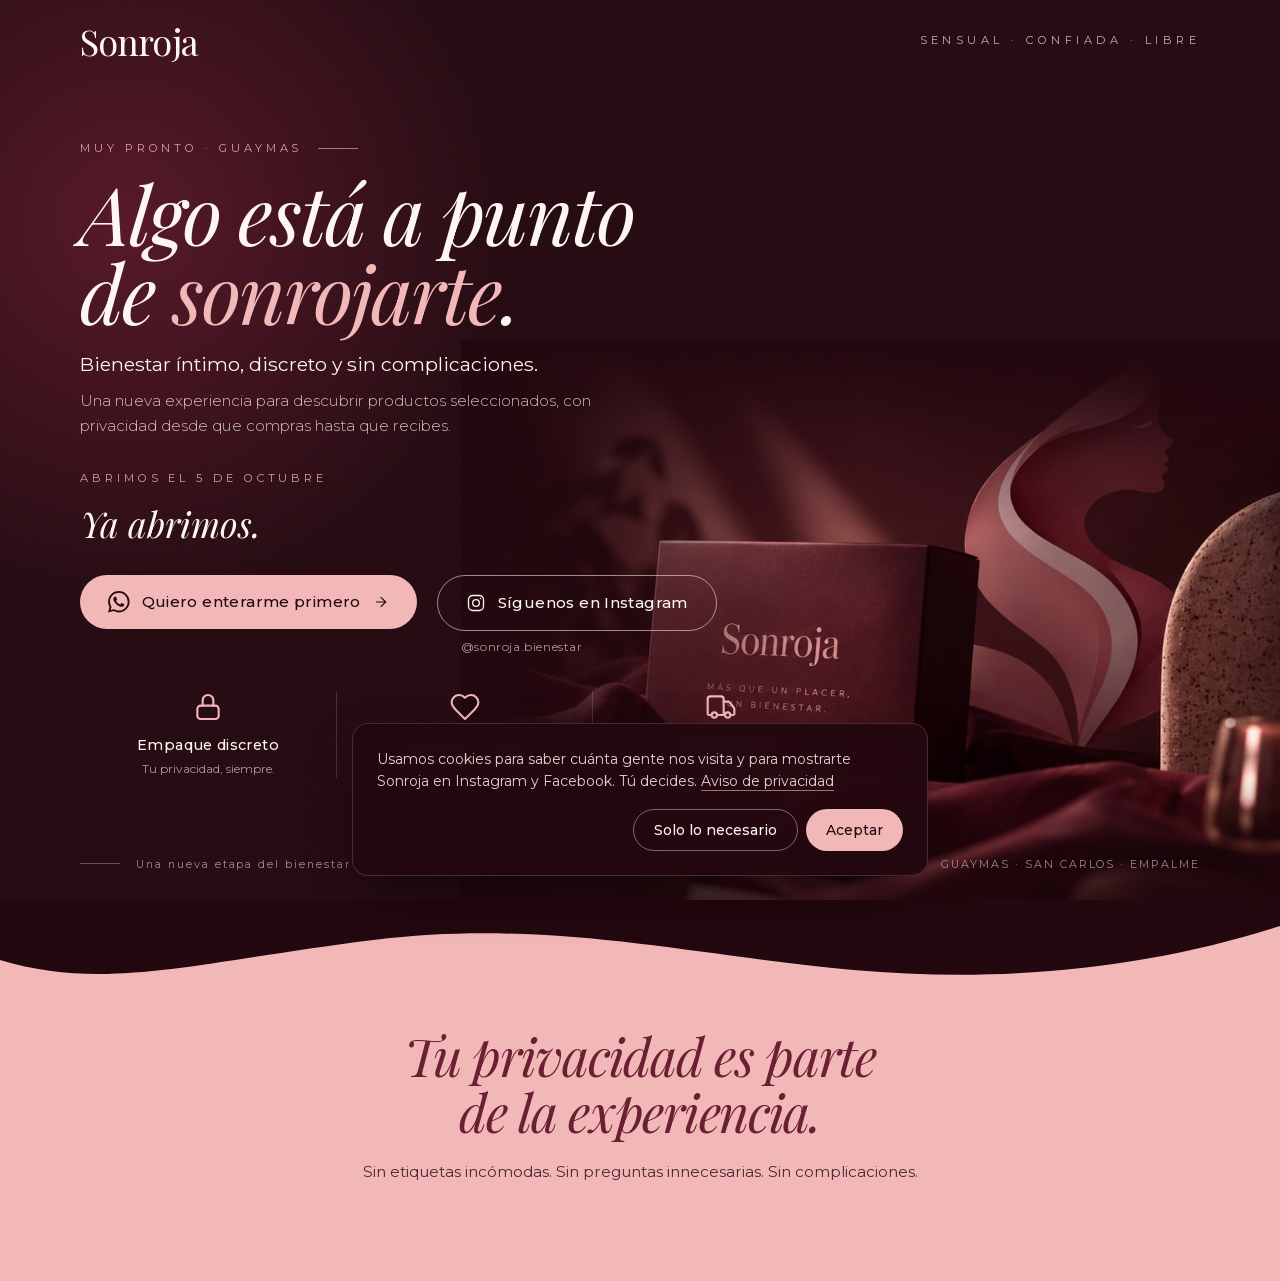
<file: index.html>
<!DOCTYPE html><html lang="es-MX" class="playfair_display_1e502c43-module__cDo6sW__variable montserrat_c5a0b145-module__19wr9q__variable h-full"><head><meta charSet="utf-8"/><meta name="viewport" content="width=device-width, initial-scale=1"/><link rel="preload" href="/_next/static/media/2a65768255d6b625-s.p.3u4lli0-axodc.woff2" as="font" crossorigin="" type="font/woff2"/><link rel="preload" href="/_next/static/media/70e3db2de7f94926-s.p.39pl-v7c3qrze.woff2" as="font" crossorigin="" type="font/woff2"/><link rel="preload" href="/_next/static/media/e8f2fbee2754df70-s.p.1dqa_6e_ad4sj.woff2" as="font" crossorigin="" type="font/woff2"/><link rel="preload" as="image" href="/_next/static/media/hero-escena.1jrs5t6_s732d.jpg"/><link rel="stylesheet" href="/_next/static/chunks/1xmp1xrt846rm.css" data-precedence="next"/><link rel="preload" as="script" fetchPriority="low" href="/_next/static/chunks/0jvhpaew_uadu.js"/><script src="/_next/static/chunks/19mx3mg6lkumu.js" async=""></script><script src="/_next/static/chunks/2qyr2zzqw7k6q.js" async=""></script><script src="/_next/static/chunks/344n2zhqbh4pn.js" async=""></script><script src="/_next/static/chunks/turbopack-24uqa-rq_a8kf.js" async=""></script><script src="/_next/static/chunks/3fntmmi971322.js" async=""></script><script src="/_next/static/chunks/2u636c086sjnq.js" async=""></script><script src="/_next/static/chunks/0my7vt524zdba.js" async=""></script><meta name="theme-color" content="#23080f"/><title>Sonroja · Muy pronto</title><meta name="description" content="Bienestar íntimo, discreto y sin complicaciones. Abrimos el 5 de octubre de 2026 en Guaymas, San Carlos y Empalme."/><meta name="facebook-domain-verification" content="gm8v522ucp8yd2fqfu4jbpfa32lbmu"/><meta property="og:title" content="Sonroja · Muy pronto"/><meta property="og:description" content="Bienestar íntimo, discreto y sin complicaciones. Abrimos el 5 de octubre de 2026 en Guaymas, San Carlos y Empalme."/><meta property="og:url" content="https://sonroja.com/"/><meta property="og:site_name" content="Sonroja"/><meta property="og:locale" content="es_MX"/><meta property="og:image" content="https://sonroja.com/opengraph-image.png?opengraph-image.16ooycwsqozht.png"/><meta property="og:image:type" content="image/png"/><meta property="og:image:width" content="1200"/><meta property="og:image:height" content="630"/><meta property="og:image:alt" content="Sonroja · Muy pronto. Algo está a punto de sonrojarte. Abrimos el 5 de octubre."/><meta property="og:type" content="website"/><meta name="twitter:card" content="summary_large_image"/><meta name="twitter:title" content="Sonroja · Muy pronto"/><meta name="twitter:description" content="Bienestar íntimo, discreto y sin complicaciones. Abrimos el 5 de octubre de 2026 en Guaymas, San Carlos y Empalme."/><meta name="twitter:image" content="https://sonroja.com/opengraph-image.png?opengraph-image.16ooycwsqozht.png"/><meta name="twitter:image:alt" content="Sonroja · Muy pronto. Algo está a punto de sonrojarte. Abrimos el 5 de octubre."/><meta name="twitter:image:type" content="image/png"/><meta name="twitter:image:width" content="1200"/><meta name="twitter:image:height" content="630"/><link rel="icon" href="/icon.png?icon.1rj7wecy45k69.png" sizes="512x512" type="image/png"/><link rel="apple-touch-icon" href="/apple-icon.png?apple-icon.2mxpkbkxnqx8w.png" sizes="180x180" type="image/png"/><meta name="next-size-adjust" content=""/><script src="/_next/static/chunks/0cz1d0mv5g_q7.js" noModule=""></script></head><body class="flex min-h-full flex-col"><div hidden=""><!--$--><!--/$--></div><main class="relative isolate overflow-x-clip"><section class="relative flex flex-col lg:min-h-dvh"><div aria-hidden="true" class="pointer-events-none absolute inset-x-0 top-0 -z-10 h-[min(66vh,560px)] md:inset-x-auto md:right-0 md:h-[min(72vh,600px)] md:w-[50%] lg:inset-auto lg:bottom-0 lg:right-0 lg:aspect-[1064/728] lg:h-auto lg:max-h-full lg:w-[56%] xl:w-[64%]"><img alt="" decoding="async" data-nimg="fill" class="object-cover object-right lg:object-bottom" style="position:absolute;height:100%;width:100%;left:0;top:0;right:0;bottom:0;color:transparent;background-size:cover;background-position:50% 50%;background-repeat:no-repeat;background-image:url(&quot;data:image/svg+xml;charset=utf-8,%3Csvg xmlns=&#x27;http://www.w3.org/2000/svg&#x27; viewBox=&#x27;0 0 320 200&#x27;%3E%3Cfilter id=&#x27;b&#x27; color-interpolation-filters=&#x27;sRGB&#x27;%3E%3CfeGaussianBlur stdDeviation=&#x27;20&#x27;/%3E%3CfeColorMatrix values=&#x27;1 0 0 0 0 0 1 0 0 0 0 0 1 0 0 0 0 0 100 -1&#x27; result=&#x27;s&#x27;/%3E%3CfeFlood x=&#x27;0&#x27; y=&#x27;0&#x27; width=&#x27;100%25&#x27; height=&#x27;100%25&#x27;/%3E%3CfeComposite operator=&#x27;out&#x27; in=&#x27;s&#x27;/%3E%3CfeComposite in2=&#x27;SourceGraphic&#x27;/%3E%3CfeGaussianBlur stdDeviation=&#x27;20&#x27;/%3E%3C/filter%3E%3Cimage width=&#x27;100%25&#x27; height=&#x27;100%25&#x27; x=&#x27;0&#x27; y=&#x27;0&#x27; preserveAspectRatio=&#x27;none&#x27; style=&#x27;filter: url(%23b);&#x27; href=&#x27;[data-uri]&#x27;/%3E%3C/svg%3E&quot;)" src="/_next/static/media/hero-escena.1jrs5t6_s732d.jpg"/><div class="hero-shade absolute inset-0"></div></div><div aria-hidden="true" class="pointer-events-none absolute inset-0 -z-20 overflow-hidden"><div class="absolute -left-1/4 -top-1/4 size-[70vmax] rounded-full bg-[radial-gradient(circle,var(--color-vino)_0%,transparent_60%)] opacity-70 animate-drift"></div><div class="grain absolute inset-0"></div><div aria-hidden="true" class="pointer-events-none fixed left-0 top-0 size-[44rem] rounded-full opacity-0 transition-opacity duration-1000" style="background:radial-gradient(circle, rgba(199,119,122,0.22) 0%, rgba(199,119,122,0) 62%)"></div></div><header class="flex items-center justify-between py-6 animate-rise md:py-8 lg:py-[clamp(1rem,2.5vh,2rem)] px-6 sm:px-10 lg:px-16 xl:px-20"><span class="font-display text-[1.75rem] leading-none tracking-tight text-crema md:text-[2.25rem]">Sonroja</span><p class="hidden text-[0.7rem] uppercase tracking-[0.4em] text-crema/70 md:block">Sensual · Confiada · Libre</p></header><div class="flex flex-1 flex-col justify-center pb-10 pt-8 lg:pb-[clamp(1rem,3vh,2.5rem)] lg:pt-2 px-6 sm:px-10 lg:px-16 xl:px-20"><div class="max-w-[48rem] lg:max-w-[56%] xl:max-w-[48rem]"><p class="eyebrow flex items-center gap-4 animate-rise [animation-delay:0.1s]">Muy pronto · <!-- -->Guaymas<span aria-hidden="true" class="h-px w-10 bg-rosa/60"></span></p><h1 class="mt-4 font-display text-[clamp(2.9rem,min(6.3vw,11vh),6.5rem)] italic leading-[0.98] tracking-tight text-balance text-crema animate-rise [animation-delay:0.2s]">Algo está a punto de <span class="text-rosa">sonrojarte</span>.</h1><p class="mt-5 max-w-[34rem] text-[clamp(1.125rem,1.5vw,1.625rem)] leading-snug text-pretty text-crema animate-rise [animation-delay:0.3s]">Bienestar íntimo, discreto y sin complicaciones.</p><p class="mt-3 max-w-[36rem] text-[clamp(0.95rem,1.05vw,1.2rem)] font-light leading-relaxed text-pretty text-crema/75 animate-rise [animation-delay:0.38s]">Una nueva experiencia para descubrir productos seleccionados, con privacidad desde que compras hasta que recibes.</p><div class="mt-8 animate-rise [animation-delay:0.5s] md:mt-9 lg:mt-[clamp(1.25rem,3.5vh,2.25rem)]"><p class="eyebrow">Abrimos el <!-- -->5 de octubre</p><div class="mt-4"><div role="timer" aria-label="Cuenta regresiva: abrimos el 5 de octubre" class="flex items-center transition-opacity duration-700" style="opacity:0"><div class="flex items-center"><div class="flex flex-col items-center"><span class="font-display text-[clamp(2.75rem,min(5vw,8vh),4.5rem)] leading-none tabular-nums lining-nums text-crema">00</span><span class="mt-2 text-[0.65rem] uppercase tracking-[0.3em] text-crema/60">días</span></div></div><div class="flex items-center"><span aria-hidden="true" class="mx-5 h-12 w-px bg-crema/20 sm:mx-8 md:h-16 lg:mx-10"></span><div class="flex flex-col items-center"><span class="font-display text-[clamp(2.75rem,min(5vw,8vh),4.5rem)] leading-none tabular-nums lining-nums text-crema">00</span><span class="mt-2 text-[0.65rem] uppercase tracking-[0.3em] text-crema/60">horas</span></div></div><div class="flex items-center"><span aria-hidden="true" class="mx-5 h-12 w-px bg-crema/20 sm:mx-8 md:h-16 lg:mx-10"></span><div class="flex flex-col items-center"><span class="font-display text-[clamp(2.75rem,min(5vw,8vh),4.5rem)] leading-none tabular-nums lining-nums text-crema">00</span><span class="mt-2 text-[0.65rem] uppercase tracking-[0.3em] text-crema/60">min</span></div></div></div></div></div><div class="mt-9 flex flex-col gap-3 animate-rise [animation-delay:0.62s] sm:flex-row sm:flex-wrap sm:items-start sm:gap-5 md:mt-10 lg:mt-[clamp(1.25rem,3.5vh,2.5rem)]"><a href="https://wa.me/526222279504?text=Hola%2C%20quiero%20enterarme%20primero%20de%20la%20apertura%20de%20Sonroja." target="_blank" rel="noopener noreferrer" class="group inline-flex items-center justify-center gap-3 whitespace-nowrap rounded-full bg-rosa px-6 py-4 text-[0.95rem] font-medium tracking-wide text-vino-950 transition-[background-color,box-shadow,transform] duration-300 hover:bg-durazno hover:shadow-[0_0_48px_-8px_rgba(242,184,184,0.6)] focus-visible:outline-2 focus-visible:outline-offset-4 focus-visible:outline-rosa sm:px-7"><svg viewBox="0 0 24 24" aria-hidden="true" class="size-[1.35rem]" fill="currentColor"><path d="M17.472 14.382c-.297-.149-1.758-.867-2.03-.967-.273-.099-.471-.148-.67.15-.197.297-.767.966-.94 1.164-.173.199-.347.223-.644.075-.297-.15-1.255-.463-2.39-1.475-.883-.788-1.48-1.761-1.653-2.059-.173-.297-.018-.458.13-.606.134-.133.298-.347.446-.52.149-.174.198-.298.298-.497.099-.198.05-.371-.025-.52-.075-.149-.669-1.612-.916-2.207-.242-.579-.487-.5-.669-.51-.173-.008-.371-.01-.57-.01-.198 0-.52.074-.792.372-.272.297-1.04 1.016-1.04 2.479 0 1.462 1.065 2.875 1.213 3.074.149.198 2.096 3.2 5.077 4.487.709.306 1.262.489 1.694.625.712.227 1.36.195 1.871.118.571-.085 1.758-.719 2.006-1.413.248-.694.248-1.289.173-1.413-.074-.124-.272-.198-.57-.347m-5.421 7.403h-.004a9.87 9.87 0 0 1-5.031-1.378l-.361-.214-3.741.982.998-3.648-.235-.374a9.86 9.86 0 0 1-1.51-5.26c.001-5.45 4.436-9.884 9.888-9.884 2.64 0 5.122 1.03 6.988 2.898a9.825 9.825 0 0 1 2.893 6.994c-.003 5.45-4.437 9.885-9.885 9.885m8.413-18.297A11.815 11.815 0 0 0 12.05 0C5.495 0 .16 5.335.157 11.892c0 2.096.547 4.142 1.588 5.945L.057 24l6.305-1.654a11.882 11.882 0 0 0 5.683 1.448h.005c6.554 0 11.89-5.335 11.893-11.893a11.821 11.821 0 0 0-3.48-8.413Z"></path></svg>Quiero enterarme primero<svg viewBox="0 0 24 24" aria-hidden="true" class="size-4 transition-transform duration-300 group-hover:translate-x-1" fill="none" stroke="currentColor" stroke-width="1.8" stroke-linecap="round" stroke-linejoin="round"><path d="M5 12h14"></path><path d="m12 5 7 7-7 7"></path></svg></a><div class="flex flex-col items-center gap-2 sm:items-start"><a href="https://www.instagram.com/sonroja.bienestar/" target="_blank" rel="noopener noreferrer" class="inline-flex w-full items-center justify-center gap-3 whitespace-nowrap rounded-full border border-crema/55 px-6 py-4 text-[0.95rem] font-medium tracking-wide text-crema transition-[background-color,border-color] duration-300 hover:border-crema hover:bg-crema/10 focus-visible:outline-2 focus-visible:outline-offset-4 focus-visible:outline-rosa sm:w-auto sm:px-7"><svg viewBox="0 0 24 24" aria-hidden="true" class="size-[1.25rem]" fill="none" stroke="currentColor" stroke-width="1.6" stroke-linecap="round" stroke-linejoin="round"><rect x="3" y="3" width="18" height="18" rx="5"></rect><circle cx="12" cy="12" r="4"></circle><circle cx="17.3" cy="6.7" r="0.9" fill="currentColor" stroke="none"></circle></svg>Síguenos en Instagram</a><span class="text-xs tracking-wider text-crema/60 sm:pl-6">@sonroja.bienestar</span></div></div><ul class="mt-10 grid grid-cols-3 animate-rise [animation-delay:0.75s] md:mt-12 lg:mt-[clamp(1.25rem,4vh,3rem)]"><li class="flex flex-col items-center px-1 text-center sm:px-4 "><svg viewBox="0 0 24 24" aria-hidden="true" class="size-7 text-rosa md:size-8" fill="none" stroke="currentColor" stroke-width="1.6" stroke-linecap="round" stroke-linejoin="round"><rect x="4" y="11" width="16" height="10" rx="2.5"></rect><path d="M8 11V7a4 4 0 0 1 8 0v4"></path></svg><p class="mt-3 text-[0.8rem] font-medium tracking-wide text-crema sm:text-[0.9rem]">Empaque discreto</p><p class="mt-1 text-[0.7rem] leading-snug text-crema/60 sm:text-xs">Tu privacidad, siempre.</p></li><li class="flex flex-col items-center px-1 text-center sm:px-4 border-l border-crema/15"><svg viewBox="0 0 24 24" aria-hidden="true" class="size-7 text-rosa md:size-8" fill="none" stroke="currentColor" stroke-width="1.6" stroke-linecap="round" stroke-linejoin="round"><path d="M19 14c1.49-1.46 3-3.21 3-5.5A5.5 5.5 0 0 0 16.5 3c-1.76 0-3 .5-4.5 2-1.5-1.5-2.74-2-4.5-2A5.5 5.5 0 0 0 2 8.5c0 2.3 1.5 4.05 3 5.5l7 7Z"></path></svg><p class="mt-3 text-[0.8rem] font-medium tracking-wide text-crema sm:text-[0.9rem]">Atención privada</p><p class="mt-1 text-[0.7rem] leading-snug text-crema/60 sm:text-xs">Sin preguntas incómodas.</p></li><li class="flex flex-col items-center px-1 text-center sm:px-4 border-l border-crema/15"><svg viewBox="0 0 24 24" aria-hidden="true" class="size-7 text-rosa md:size-8" fill="none" stroke="currentColor" stroke-width="1.6" stroke-linecap="round" stroke-linejoin="round"><path d="M14 18V6a2 2 0 0 0-2-2H4a2 2 0 0 0-2 2v11a1 1 0 0 0 1 1h2"></path><path d="M15 18H9"></path><path d="M19 18h2a1 1 0 0 0 1-1v-3.65a1 1 0 0 0-.22-.624l-3.48-4.35A1 1 0 0 0 17.52 8H14"></path><circle cx="17" cy="18" r="2"></circle><circle cx="7" cy="18" r="2"></circle></svg><p class="mt-3 text-[0.8rem] font-medium tracking-wide text-crema sm:text-[0.9rem]">Entrega local</p><p class="mt-1 text-[0.7rem] leading-snug text-crema/60 sm:text-xs">Guaymas, San Carlos y Empalme.</p></li></ul></div></div><footer class="flex flex-col gap-3 pb-7 text-[0.68rem] tracking-[0.18em] text-crema/55 animate-rise [animation-delay:0.85s] sm:flex-row sm:items-center sm:justify-between px-6 sm:px-10 lg:px-16 xl:px-20"><p class="flex items-center gap-4"><span aria-hidden="true" class="hidden h-px w-10 bg-crema/30 sm:block"></span>Una nueva etapa del bienestar íntimo en <!-- -->Guaymas<!-- -->.</p><p class="flex items-center gap-4"><a class="underline decoration-crema/30 underline-offset-4 hover:text-crema" href="/privacidad/">Aviso de privacidad</a><span aria-hidden="true" class="hidden h-px w-10 bg-crema/30 sm:block"></span><span class="uppercase">Guaymas · San Carlos · Empalme</span></p></footer></section><section class="relative bg-rosa text-vino-950"><svg aria-hidden="true" viewBox="0 0 1440 96" preserveAspectRatio="none" class="block h-14 w-full text-vino-950 sm:h-20 md:h-24"><path d="M0 0h1440v26c-140 40-300 58-480 44S620 18 420 40 120 92 0 60Z" fill="currentColor"></path></svg><div class="mx-auto max-w-3xl pb-16 pt-6 text-center sm:pb-20 md:pb-24 md:pt-8 px-6 sm:px-10 lg:px-16 xl:px-20"><h2 class="font-display text-[clamp(1.9rem,4.2vw,3.25rem)] italic leading-[1.08] tracking-tight text-balance text-vino">Tu privacidad es parte de la experiencia.</h2><p class="mx-auto mt-5 max-w-[38rem] text-[clamp(0.95rem,1.1vw,1.15rem)] leading-relaxed text-pretty text-vino-950/80">Sin etiquetas incómodas. Sin preguntas innecesarias. Sin complicaciones.</p></div></section></main><!--$--><!--/$--><script src="/_next/static/chunks/0jvhpaew_uadu.js" id="_R_" async=""></script><script>(self.__next_f=self.__next_f||[]).push([0])</script><script>self.__next_f.push([1,"1:\"$Sreact.fragment\"\n2:I[39756,[\"/_next/static/chunks/3fntmmi971322.js\"],\"default\"]\n3:I[37457,[\"/_next/static/chunks/3fntmmi971322.js\"],\"default\"]\n4:I[97308,[\"/_next/static/chunks/2u636c086sjnq.js\"],\"MetaPixel\"]\n5:I[5500,[\"/_next/static/chunks/2u636c086sjnq.js\",\"/_next/static/chunks/0my7vt524zdba.js\"],\"Image\"]\n6:I[13102,[\"/_next/static/chunks/2u636c086sjnq.js\",\"/_next/static/chunks/0my7vt524zdba.js\"],\"CursorGlow\"]\nf:I[68027,[\"/_next/static/chunks/2u636c086sjnq.js\"],\"default\",1]\n:HL[\"/_next/static/chunks/1xmp1xrt846rm.css\",\"style\"]\n:HL[\"/_next/static/media/2a65768255d6b625-s.p.3u4lli0-axodc.woff2\",\"font\",{\"crossOrigin\":\"\",\"type\":\"font/woff2\"}]\n:HL[\"/_next/static/media/70e3db2de7f94926-s.p.39pl-v7c3qrze.woff2\",\"font\",{\"crossOrigin\":\"\",\"type\":\"font/woff2\"}]\n:HL[\"/_next/static/media/e8f2fbee2754df70-s.p.1dqa_6e_ad4sj.woff2\",\"font\",{\"crossOrigin\":\"\",\"type\":\"font/woff2\"}]\n0:{\"P\":null,\"c\":[\"\",\"\"],\"q\":\"\",\"i\":false,\"f\":[[[\"\",{\"children\":[\"__PAGE__\",{},\"$undefined\",\"$undefined\",4608]},\"$undefined\",\"$undefined\",4624],[[\"$\",\"$1\",\"c\",{\"children\":[[[\"$\",\"link\",\"0\",{\"rel\":\"stylesheet\",\"href\":\"/_next/static/chunks/1xmp1xrt846rm.css\",\"precedence\":\"next\",\"crossOrigin\":\"$undefined\",\"nonce\":\"$undefined\"}],[\"$\",\"script\",\"script-0\",{\"src\":\"/_next/static/chunks/2u636c086sjnq.js\",\"async\":true,\"nonce\":\"$undefined\"}]],[\"$\",\"html\",null,{\"lang\":\"es-MX\",\"className\":\"playfair_display_1e502c43-module__cDo6sW__variable montserrat_c5a0b145-module__19wr9q__variable h-full\",\"children\":[\"$\",\"body\",null,{\"className\":\"flex min-h-full flex-col\",\"children\":[[\"$\",\"$L2\",null,{\"parallelRouterKey\":\"children\",\"error\":\"$undefined\",\"errorStyles\":\"$undefined\",\"errorScripts\":\"$undefined\",\"template\":[\"$\",\"$L3\",null,{}],\"templateStyles\":\"$undefined\",\"templateScripts\":\"$undefined\",\"notFound\":[[[\"$\",\"title\",null,{\"children\":\"404: This page could not be found.\"}],[\"$\",\"div\",null,{\"style\":{\"fontFamily\":\"system-ui,\\\"Segoe UI\\\",Roboto,Helvetica,Arial,sans-serif,\\\"Apple Color Emoji\\\",\\\"Segoe UI Emoji\\\"\",\"height\":\"100vh\",\"textAlign\":\"center\",\"display\":\"flex\",\"flexDirection\":\"column\",\"alignItems\":\"center\",\"justifyContent\":\"center\"},\"children\":[\"$\",\"div\",null,{\"children\":[[\"$\",\"style\",null,{\"dangerouslySetInnerHTML\":{\"__html\":\"body{color:#000;background:#fff;margin:0}.next-error-h1{border-right:1px solid rgba(0,0,0,.3)}@media (prefers-color-scheme:dark){body{color:#fff;background:#000}.next-error-h1{border-right:1px solid rgba(255,255,255,.3)}}\"}}],[\"$\",\"h1\",null,{\"className\":\"next-error-h1\",\"style\":{\"display\":\"inline-block\",\"margin\":\"0 20px 0 0\",\"padding\":\"0 23px 0 0\",\"fontSize\":24,\"fontWeight\":500,\"verticalAlign\":\"top\",\"lineHeight\":\"49px\"},\"children\":404}],[\"$\",\"div\",null,{\"style\":{\"display\":\"inline-block\"},\"children\":[\"$\",\"h2\",null,{\"style\":{\"fontSize\":14,\"fontWeight\":400,\"lineHeight\":\"49px\",\"margin\":0},\"children\":\"This page could not be found.\"}]}]]}]}]],[]],\"forbidden\":\"$undefined\",\"unauthorized\":\"$undefined\"}],[\"$\",\"$L4\",null,{}]]}]}]]}],{\"children\":[[\"$\",\"$1\",\"c\",{\"children\":[[\"$\",\"main\",null,{\"className\":\"relative isolate overflow-x-clip\",\"children\":[[\"$\",\"section\",null,{\"className\":\"relative flex flex-col lg:min-h-dvh\",\"children\":[[\"$\",\"div\",null,{\"aria-hidden\":true,\"className\":\"pointer-events-none absolute inset-x-0 top-0 -z-10 h-[min(66vh,560px)] md:inset-x-auto md:right-0 md:h-[min(72vh,600px)] md:w-[50%] lg:inset-auto lg:bottom-0 lg:right-0 lg:aspect-[1064/728] lg:h-auto lg:max-h-full lg:w-[56%] xl:w-[64%]\",\"children\":[[\"$\",\"$L5\",null,{\"src\":{\"src\":\"/_next/static/media/hero-escena.1jrs5t6_s732d.jpg\",\"width\":1064,\"height\":728,\"blurWidth\":8,\"blurHeight\":5,\"blurDataURL\":\"[data-uri]\"},\"alt\":\"\",\"fill\":true,\"priority\":true,\"placeholder\":\"blur\",\"sizes\":\"100vw\",\"className\":\"object-cover object-right lg:object-bottom\"}],[\"$\",\"div\",null,{\"className\":\"hero-shade absolute inset-0\"}]]}],[\"$\",\"div\",null,{\"aria-hidden\":true,\"className\":\"pointer-events-none absolute inset-0 -z-20 overflow-hidden\",\"children\":[[\"$\",\"div\",null,{\"className\":\"absolute -left-1/4 -top-1/4 size-[70vmax] rounded-full bg-[radial-gradient(circle,var(--color-vino)_0%,transparent_60%)] opacity-70 animate-drift\"}],[\"$\",\"div\",null,{\"className\":\"grain absolute inset-0\"}],[\"$\",\"$L6\",null,{}]]}],[\"$\",\"header\",null,{\"className\":\"flex items-center justify-between py-6 animate-rise md:py-8 lg:py-[clamp(1rem,2.5vh,2rem)] px-6 sm:px-10 lg:px-16 xl:px-20\",\"children\":[\"$L7\",\"$L8\"]}],\"$L9\",\"$La\"]}],\"$Lb\"]}],[\"$Lc\"],\"$Ld\"]}],{},null,false,null]},null,false,null],\"$Le\",false]],\"m\":\"$undefined\",\"G\":[\"$f\",[\"$L10\"]],\"S\":true,\"h\":null,\"r\":\"$undefined\",\"s\":\"$undefined\",\"a\":\"$undefined\",\"l\":\"$undefined\",\"p\":\"$undefined\",\"d\":\"$undefined\",\"b\":\"yC0BUhvVPsv1bz_CfnOPI\"}\n11:I[56449,[\"/_next/static/chunks/2u636c086sjnq.js\",\"/_next/static/chunks/0my7vt524zdba.js\"],\"Countdown\"]\n12:I[68286,[\"/_next/static/chunks/2u636c086sjnq.js\",\"/_next/static/chunks/0my7vt524zdba.js\"],\"CtaLink\"]\n17:I[22016,[\"/_next/static/chunks/2u636c086sjnq.js\",\"/_next/static/chunks/0my7vt524zdba.js\"],\"\"]\n18:I[97367,[\"/_next/static/chunks/3fntmmi971322.js\"],\"OutletBoundary\"]\n19:\"$Sreact.suspense\"\n1b:I[97367,[\"/_next/static/chunks/3fntmmi971322.js\"],\"ViewportBoundary\"]\n1d:I[97367,[\"/_next/static/chunks/3fntmmi971322.js\"],\"MetadataBoundary\"]\n7:[\"$\",\"span\",null,{\"className\":\"font-display text-[1.75rem] leading-none tracking-tight text-crema md:text-[2.25rem]\",\"children\":\"Sonroja\"}]\n8:[\"$\",\"p\",null,{\"className\":\"hidden text-[0.7rem] uppercase tracking-[0.4em] text-crema/70 md:block\",\"children\":\"Sensual · Confiada · Libre\"}]\n13:T459,M17.472 14.382c-.297-.149-1.758-.867-2.03-.967-.273-.099-.471-.148-.67.15-.197.297-.767.966-.94 1.164-.173.199-.347.223-.644.075-.297-.15-1.255-.463-2.39-1.475-.883-.788-1.48-1.761-1.653-2.059-.173-.297-.018-.458.13-.606.134-.133.298-.347.446-.52.149-.174.198-.298.298-.497.099-.198.05-.371-.025-.52-.075-.149-.669-1.612-.916-2.207-.242-.579-.487-.5-.669-.51-.173-.008-.371-.01-.57-.01-.198 0-.52.074-.792.372-.272.297-1.04 1.016-1.04 2.479 0 1.462 1.065 2.875 1.213 3.074.149.198 2.096 3.2 5.077 4.487.709.306 1.262.489 1.694.625.712.227 1.36.195 1.871.118.571-.085 1.758-.719 2.006-1.413.248-.694.248-1.289.173-1.413-.074-.124-.272-.198-.57-.347m-5.421 7.403h-.004a9.87 9.87 0 0 1-5.031-1.378l-.361-.214-3.741.982.998-3.648-.235-.374a9.86 9.86 0 0 1-1.51-5.26c.001-5.45 4.436-9.884 9.888-9.884 2.64 0 5.122 1.03 6.988 2.898a9.825 9.825 0 0 1 2.893 6.994c-.003 5.45-4.437 9.885-9.885 9.885m8.413-18.297A11.815 11.815 0 0 0 12.05 0C5.495 0 .16 5.335.157 11.892c0 2.096.547 4.142 1.588 5.945L.057 24l6.305-1.654a11.882 11.882 0 0 0 5.683 1.448h.005c6.554 0 11.89-5.335 11.893-11.893a11.821 11.821 0 0 0-3.48-8.413Z9:[\"$\",\"div\",null,{\"className\":\"flex flex-1 flex-col justify-center pb-10 pt-8 lg:pb-[clamp(1rem,3vh,2.5rem)] lg:pt-2 px-6 sm:px-10 lg:px-16 xl:px-20\",\"children\":[\"$\",\"div\",null,{\"className\":\"max-w-[48rem] lg:max-w-[56%] xl:max-w-[48rem]\",\"children\":[[\"$\",\"p\",null,{\"className\":\"eyebrow flex items-center gap-4 animate-rise [animation-delay:0.1s]\",\"children\":[\"Muy pronto · \",\"Guaymas\",[\"$\",\"span\",null,{\"aria-hidden\":true,\"className\":\"h-px w-10 bg-rosa/60\"}]]}],[\"$\",\"h1\",null,{\"className\":\"mt-4 font-display text-[clamp(2.9rem,min(6.3vw,11vh),6.5rem)] italic leading-[0.98] tracking-tight text-balance text-crema animate-rise [animation-delay:0.2s]\",\"children\":[\"Algo está a punto de \",[\"$\",\"span\",null,{\"className\":\"text-rosa\",\"children\":\"sonrojarte\"}],\".\"]}],[\"$\",\"p\",null,{\"className\":\"mt-5 max-w-[34rem] text-[clamp(1.125rem,1.5vw,1.625rem)] leading-snug text-pretty text-crema animate-rise [animation-delay:0.3s]\",\"children\":\"Bienestar íntimo, discreto y sin complicaciones.\"}],[\"$\",\"p\",null,{\"className\":\"mt-3 max-w-[36rem] text-[clamp(0.95rem,1.05vw,1.2rem)] font-light leading-relaxed text-pretty text-crema/75 animate-rise [animation-delay:0.38s]\",\"children\":\"Una nueva experiencia para descubrir productos seleccionados, con privacidad desde que compras hasta que recibes.\"}],[\"$\",\"div\",null,{\"className\":\"mt-8 animate-rise [animation-delay:0.5s] md:mt-9 lg:mt-[clamp(1.25rem,3.5vh,2.25rem)]\",\"children\":[[\"$\",\"p\",null,{\"className\":\"eyebrow\",\"children\":[\"Abrimos el \",\"5 de octubre\"]}],[\"$\",\"div\",null,{\"className\":\"mt-4\",\"children\":[\"$\",\"$L11\",null,{}]}]]}],[\"$\",\"div\",null,{\"className\":\"mt-9 flex flex-col gap-3 animate-rise [animation-delay:0.62s] sm:flex-row sm:flex-wrap sm:items-start sm:gap-5 md:mt-10 lg:mt-[clamp(1.25rem,3.5vh,2.5rem)]\",\"children\":[[\"$\",\"$L12\",null,{\"href\":\"https://wa.me/526222279504?text=Hola%2C%20quiero%20enterarme%20primero%20de%20la%20apertura%20de%20Sonroja.\",\"metaEvent\":\"Contact\",\"metaParams\":{\"content_name\":\"whatsapp\"},\"target\":\"_blank\",\"rel\":\"noopener noreferrer\",\"className\":\"group inline-flex items-center justify-center gap-3 whitespace-nowrap rounded-full bg-rosa px-6 py-4 text-[0.95rem] font-medium tracking-wide text-vino-950 transition-[background-color,box-shadow,transform] duration-300 hover:bg-durazno hover:shadow-[0_0_48px_-8px_rgba(242,184,184,0.6)] focus-visible:outline-2 focus-visible:outline-offset-4 focus-visible:outline-rosa sm:px-7\",\"children\":[[\"$\",\"svg\",null,{\"viewBox\":\"0 0 24 24\",\"aria-hidden\":\"true\",\"className\":\"size-[1.35rem]\",\"fill\":\"currentColor\",\"children\":[\"$\",\"path\",null,{\"d\":\"$13\"}]}],\"Quiero enterarme primero\",\"$L14\"]}],\"$L15\"]}],\"$L16\"]}]}]\na:[\"$\",\"footer\",null,{\"className\":\"flex flex-col gap-3 pb-7 text-[0.68rem] tracking-[0.18em] text-crema/55 animate-rise [animation-delay:0.85s] sm:flex-row sm:items-center sm:justify-between px-6 sm:px-10 lg:px-16 xl:px-20\",\"children\":[[\"$\",\"p\",null,{\"className\":\"flex items-center gap-4\",\"children\":[[\"$\",\"span\",null,{\"aria-hidden\":true,\"className\":\"hidden h-px w-10 bg-crema/30 sm:block\"}],\"Una nueva etapa del bienestar íntimo en \",\"Guaymas\",\".\"]}],[\"$\",\"p\",null,{\"className\":\"flex items-center gap-4\",\"children\":[[\"$\",\"$L17\",null,{\"href\":\"/privacidad/\",\"className\":\"underline decoration-crema/30 underline-offset-4 hover:text-crema\",\"children\":\"Aviso de privacidad\"}],[\"$\",\"span\",null,{\"aria-hidden\":true,\"className\":\"hidden h-px w-10 bg-crema/30 sm:block\"}],[\"$\",\"span\",null,{\"className\":\"uppercase\",\"children\":\"Guaymas · San Carlos · Empalme\"}]]}]]}]\nb:[\"$\",\"section\",null,{\"className\":\"relative bg-rosa text-vino-950\",\"children\":[[\"$\",\"svg\",null,{\"aria-hidden\":true,\"viewBox\":\"0 0 1440 96\",\"preserveAspectRatio\":\"none\",\"className\":\"block h-14 w-full text-vino-950 sm:h-20 md:h-24\",\"children\":[\"$\",\"path\",null,{\"d\":\"M0 0h1440v26c-140 40-300 58-480 44S620 18 420 40 120 92 0 60Z\",\"fill\":\"currentColor\"}]}],[\"$\",\"div\",null,{\"className\":\"mx-auto max-w-3xl pb-16 pt-6 text-center sm:pb-20 md:pb-24 md:pt-8 px-6 sm:px-10 lg:px-16 xl:px-20\",\"children\":[[\"$\",\"h2\",null,{\"className\":\"font-display text-[clamp(1.9rem,4.2vw,3.25rem)] italic leading-[1.08] tracking-tight text-balance text-vino\",\"children\":\"Tu privacidad es parte de la experiencia.\"}],[\"$\",\"p\",null,{\"className\":\"mx-auto mt-5 max-w-[38rem] text-[clamp(0.95rem,1.1vw,1.15rem)] leading-relaxed text-pretty text-vino-950/80\",\"children\":\"Sin etiquetas incómodas. Sin preguntas innecesarias. Sin complicaciones.\"}]]}]]}]\nc:[\"$\",\"script\",\"script-0\",{\"src\":\"/_next/static/chunks/0my7vt524zdba.js\",\"async\":true,\"nonce\":\"$undefined\"}]\nd:[\"$\",\"$L18\",null,{\"children\":[\"$\",\"$19\",null,{\"name\":\"Next.MetadataOutlet\",\"children\":\"$@1a\"}]}]\ne:[\"$\",\"$1\",\"h\",{\"children\":[null,[\"$\",\"$L1b\",null,{\"children\":\"$L1c\"}],[\"$\",\"div\",null,{\"hidden\":true,\"children\":[\"$\",\"$L1d\",null,{\"children\":[\"$\",\"$19\",null,{\"name\":\"Next.Metadata\",\"children\":\"$L1e\"}]}]}],[\"$\",\"meta\",null,{\"name\":\"next-size-adjust\",\"content\":\"\"}]]}]\n10:[\"$\",\"link\",\"0\",{\"rel\":\"stylesheet\",\"href\":\"/_next/static/chunks/1xmp1xrt846rm.css\",\"precedence\":\"next\",\"crossOrigin\":\"$undefined\",\"nonce\":\"$undefined\"}]\n14:[\"$\",\"svg\",null,{\"viewBox\":\"0 0 24 24\",\"aria-hidden\":\"true\",\"className\":\"size-4 transition-transform duration-300 group-hover:translate-x-1\",\"fill\":\"none\",\"stroke\":\"currentColor\",\"strokeWidth\":1.8,\"strokeLinecap\":\"round\",\"strokeLinejoin\":\"round\",\"children\":[[\"$\",\"path\",null,{\"d\":\"M5 12h14\"}],[\"$\",\"path\",null,{\"d\":\"m12 5 7 7-7 7\"}]]}]\n15:[\"$\",\"div\",null,{\"className\":\"flex flex-col items-center gap-2 sm:items-start\",\"children\":[[\"$\",\"$L12\",null,{\"href\":\"https://www.instagram.com/sonroja.bienestar/\",\"metaCustomEvent\":\"SeguirInstagram\",\"target\":\"_blank\",\"rel\":\"noopener noreferrer\",\"className\":\"inline-flex w-full items-center justify-center gap-3 whitespace-nowrap rounded-full border border-crema/55 px-6 py-4 text-[0.95rem] font-medium tracking-wide text-crema transition-[background-color,border-color] duration-300 hover:border-crema hover:bg-crema/10 focus-visible:outline-2 focus-visible:outline-offset-4 focus-visible:outline-rosa sm:w-auto sm:px-7\",\"children\":[[\"$\",\"svg\",null,{\"viewBox\":\"0 0 24 24\",\"aria-hidden\":\"true\",\"className\":\"size-[1.25rem]\",\"fill\":\"none\",\"stroke\":\"currentColor\",\"strokeWidth\":1.6,\"strokeLinecap\":\"round\",\"strokeLinejoin\":\"round\",\"children\":[[\"$\",\"rect\",null,{\"x\":\"3\",\"y\":\"3\",\"width\":\"18\",\"height\":\"18\",\"rx\":\"5\"}],[\"$\",\"circle\",null,{\"cx\":\"12\",\"cy\":\"12\",\"r\":\"4\"}],[\"$\",\"circle\",null,{\"cx\":\"17.3\",\"cy\":\"6.7\",\"r\":\"0.9\",\"fill\":\"currentColor\",\"stroke\":\"none\"}]]}],\"Síguenos en Instagram\"]}],[\"$\",\"span\",null,{\"className\":\"text-xs tracking-wider text-crema/60 sm:pl-6\",\"children\":\"@sonroja.bienestar\"}]]}]\n16:[\"$\",\"ul\",null,{\"className\":\"mt-10 grid grid-cols-3 animate-rise [animation-delay:0.75s] md:mt-12 lg:mt-[clamp(1.25rem,4vh,3rem)]\",\"children\":[[\"$\",\"li\",\"Empaque discreto\",{\"className\":\"flex flex-col items-center px-1 text-center sm:px-4 \",\"children\":[[\"$\",\"svg\",null,{\"viewBox\":\"0 0 24 24\",\"aria-hidden\":\"true\",\"className\":\"size-7 text-rosa md:size-8\",\"fill\":\"none\",\"stroke\":\"currentColor\",\"strokeWidth\":1.6,\"strokeLinecap\":\"round\",\"strokeLinejoin\":\"round\",\"children\":[[\"$\",\"rect\",null,{\"x\":\"4\",\"y\":\"11\",\"width\":\"16\",\"height\":\"10\",\"rx\":\"2.5\"}],[\"$\",\"path\",null,{\"d\":\"M8 11V7a4 4 0 0 1 8 0v4\"}]]}],[\"$\",\"p\",null,{\"className\":\"mt-3 text-[0.8rem] font-medium tracking-wide text-crema sm:text-[0.9rem]\",\"children\":\"Empaque discreto\"}],[\"$\",\"p\",null,{\"className\":\"mt-1 text-[0.7rem] leading-snug text-crema/60 sm:text-xs\",\"children\":\"Tu privacidad, siempre.\"}]]}],[\"$\",\"li\",\"Atención privada\",{\"className\":\"flex flex-col items-center px-1 text-center sm:px-4 border-l border-crema/15\",\"children\":[[\"$\",\"svg\",null,{\"viewBox\":\"0 0 24 24\",\"aria-hidden\":\"true\",\"className\":\"size-7 text-rosa md:size-8\",\"fill\":\"none\",\"stroke\":\"currentColor\",\"strokeWidth\":1.6,\"strokeLinecap\":\"round\",\"strokeLinejoin\":\"round\",\"children\":[\"$\",\"path\",null,{\"d\":\"M19 14c1.49-1.46 3-3.21 3-5.5A5.5 5.5 0 0 0 16.5 3c-1.76 0-3 .5-4.5 2-1.5-1.5-2.74-2-4.5-2A5.5 5.5 0 0 0 2 8.5c0 2.3 1.5 4.05 3 5.5l7 7Z\"}]}],[\"$\",\"p\",null,{\"className\":\"mt-3 text-[0.8rem] font-medium tracking-wide text-crema sm:text-[0.9rem]\",\"children\":\"Atención privada\"}],[\"$\",\"p\",null,{\"className\":\"mt-1 text-[0.7rem] leading-snug text-crema/60 sm:text-xs\",\"children\":\"Sin preguntas incómodas.\"}]]}],[\"$\",\"li\",\"Entrega local\",{\"className\":\"flex flex-col items-center px-1 text-center sm:px-4 border-l border-crema/15\",\"children\":[[\"$\",\"svg\",null,{\"viewBox\":\"0 0 24 24\",\"aria-hidden\":\"true\",\"className\":\"size-7 text-rosa md:size-8\",\"fill\":\"none\",\"stroke\":\"currentColor\",\"strokeWidth\":1.6,\"strokeLinecap\":\"round\",\"strokeLinejoin\":\"round\",\"children\":[[\"$\",\"path\",null,{\"d\":\"M14 18V6a2 2 0 0 0-2-2H4a2 2 0 0 0-2 2v11a1 1 0 0 0 1 1h2\"}],[\"$\",\"path\",null,{\"d\":\"M15 18H9\"}],[\"$\",\"path\",null,{\"d\":\"M19 18h2a1 1 0 0 0 1-1v-3.65a1 1 0 0 0-.22-.624l-3.48-4.35A1 1 0 0 0 17.52 8H14\"}],[\"$\",\"circle\",null,{\"cx\":\"17\",\"cy\":\"18\",\"r\":\"2\"}],[\"$\",\"circle\",null,{\"cx\":\"7\",\"cy\":\"18\",\"r\":\"2\"}]]}],[\"$\",\"p\",null,{\"className\":\"mt-3 text-[0.8rem] font-medium tracking-wide text-crema sm:text-[0.9rem]\",\"children\":\"Entrega local\"}],[\"$\",\"p\",null,{\"className\":\"mt-1 text-[0.7rem] leading-snug text-crema/60 sm:text-xs\",\"children\":\"Guaymas, San Carlos y Empalme.\"}]]}]]}]\n1c:[[\"$\",\"meta\",\"0\",{\"charSet\":\"utf-8\"}],[\"$\",\"meta\",\"1\",{\"name\":\"viewport\",\"content\":\"width=device-width, initial-scale=1\"}],[\"$\",\"meta\",\"2\",{\"name\":\"theme-color\",\"content\":\"#23080f\"}]]\n1f:I[27201,[\"/_next/static/chunks/3fntmmi971322.js\"],\"IconMark\"]\n1a:null\n1e:[[\"$\",\"title\",\"0\",{\"children\":\"Sonroja · Muy pronto\"}],[\"$\",\"meta\",\"1\",{\"name\":\"description\",\"content\":\"Bienestar íntimo, discreto y sin complicaciones. Abrimos el 5 de octubre de 2026 en Guaymas, San Carlos y Empalme.\"}],[\"$\",\"meta\",\"2\",{\"name\":\"facebook-domain-verification\",\"content\":\"gm8v522ucp8yd2fqfu4jbpfa32lbmu\"}],[\"$\",\"meta\",\"3\",{\"property\":\"og:title\",\"content\":\"Sonroja · Muy pronto\"}],[\"$\",\"meta\",\"4\",{\"property\":\"og:description\",\"content\":\"Bienestar íntimo, discreto y sin complicaciones. Abrimos el 5 de octubre de 2026 en Guaymas, San Carlos y Empalme.\"}],[\"$\",\"meta\",\"5\",{\"property\":\"og:url\",\"content\":\"https://sonroja.com/\"}],[\"$\",\"meta\",\"6\",{\"property\":\"og:site_name\",\"content\":\"Sonroja\"}],[\"$\",\"meta\",\"7\",{\"property\":\"og:locale\",\"content\":\"es_MX\"}],[\"$\",\"meta\",\"8\",{\"property\":\"og:image\",\"content\":\"https://sonroja.com/opengraph-image.png?opengraph-image.16ooycwsqozht.png\"}],[\"$\",\"meta\",\"9\",{\"property\":\"og:image:type\",\"content\":\"image/png\"}],[\"$\",\"meta\",\"10\",{\"property\":\"og:image:width\",\"content\":\"1200\"}],[\"$\",\"meta\",\"11\",{\"property\":\"og:image:height\",\"content\":\"630\"}],[\"$\",\"meta\",\"12\",{\"property\":\"og:image:alt\",\"content\":\"Sonroja · Muy pronto. Algo está a punto de sonrojarte. Abrimos el 5 de octubre.\"}],[\"$\",\"meta\",\"13\",{\"property\":\"og:type\",\"content\":\"website\"}],[\"$\",\"meta\",\"14\",{\"name\":\"twitter:card\",\"content\":\"summary_large_image\"}],[\"$\",\"meta\",\"15\",{\"name\":\"twitter:title\",\"content\":\"Sonroja · Muy pronto\"}],[\"$\",\"meta\",\"16\",{\"name\":\"twitter:description\",\"content\":\"Bienestar íntimo, discreto y sin complicaciones. Abrimos el 5 de octubre de 2026 en Guaymas, San Carlos y Empalme.\"}],[\"$\",\"meta\",\"17\",{\"name\":\"twitter:image\",\"content\":\"https://sonroja.com/opengraph-image.png?opengraph-image.16ooycwsqozht.png\"}],[\"$\",\"meta\",\"18\",{\"name\":\"twitter:image:alt\",\"content\":\"Sonroja · Muy pronto. Algo está a punto de sonrojarte. Abrimos el 5 de octubre.\"}],[\"$\",\"meta\",\"19\",{\"name\":\"twitter:image:type\",\"content\":\"image/png\"}],[\"$\",\"meta\",\"20\",{\"name\":\"twitter:image:width\",\"content\":\"1200\"}],[\"$\",\"meta\",\"21\",{\"name\":\"twitter:image:height\",\"content\":\"630\"}],[\"$\",\"link\",\"22\",{\"rel\":\"icon\",\"href\":\"/icon.png?icon.1rj7wecy45k69.png\",\"sizes\":\"512x512\",\"type\":\"image/png\"}],[\"$\",\"link\",\"23\",{\"rel\":\"apple-touch-icon\",\"href\":\"/apple-icon.png?apple-icon.2mxpkbkxnqx8w.png\",\"sizes\":\"180x180\",\"type\":\"image/png\"}],[\"$\",\"$L1f\",\"24\",{}]]\n"])</script></body></html>
</file>
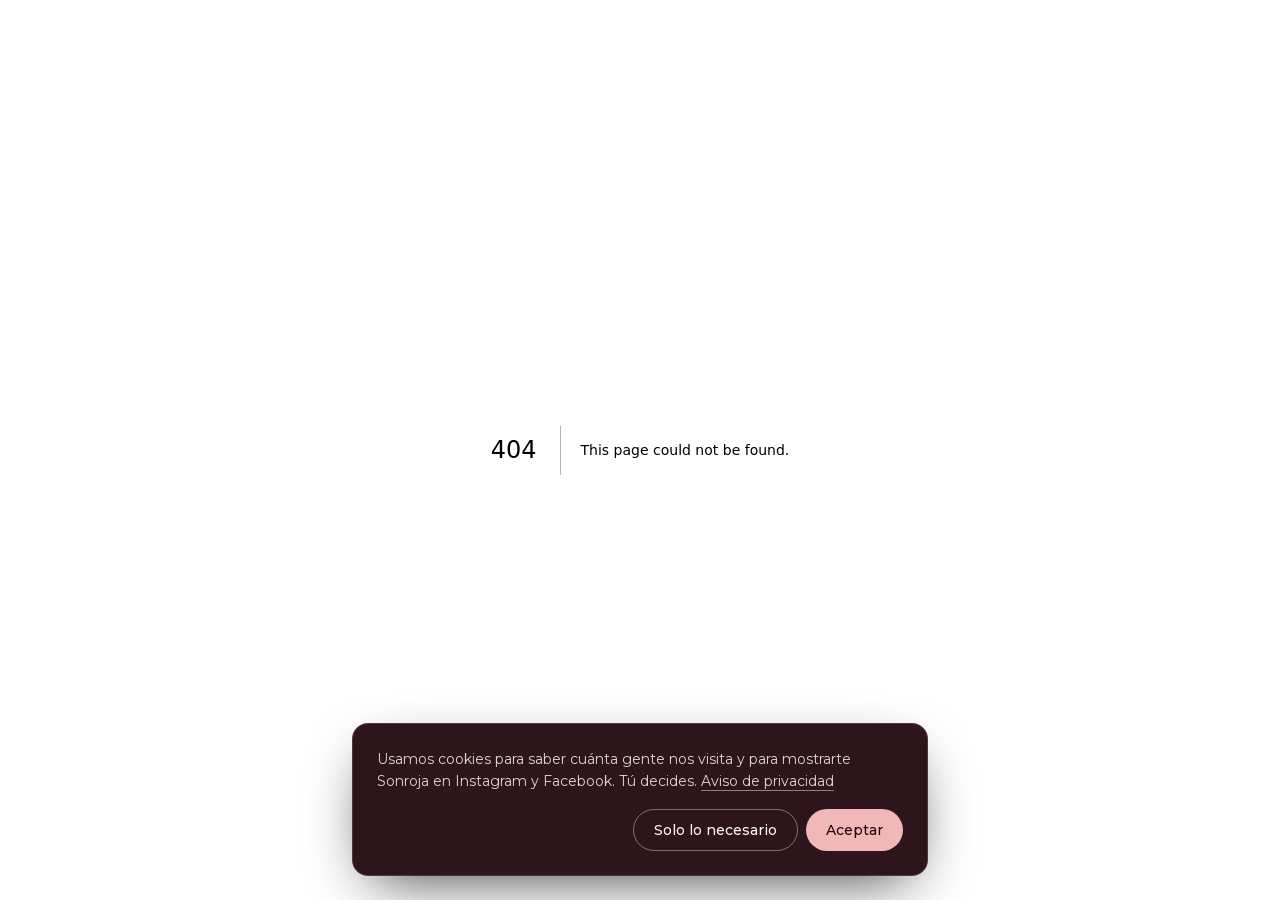
<file: 404/index.html>
<!DOCTYPE html><html lang="es-MX" class="playfair_display_1e502c43-module__cDo6sW__variable montserrat_c5a0b145-module__19wr9q__variable h-full"><head><meta charSet="utf-8"/><meta name="viewport" content="width=device-width, initial-scale=1"/><link rel="stylesheet" href="/_next/static/chunks/1xmp1xrt846rm.css" data-precedence="next"/><link rel="preload" as="script" fetchPriority="low" href="/_next/static/chunks/0jvhpaew_uadu.js"/><script src="/_next/static/chunks/19mx3mg6lkumu.js" async=""></script><script src="/_next/static/chunks/2qyr2zzqw7k6q.js" async=""></script><script src="/_next/static/chunks/344n2zhqbh4pn.js" async=""></script><script src="/_next/static/chunks/turbopack-24uqa-rq_a8kf.js" async=""></script><script src="/_next/static/chunks/3fntmmi971322.js" async=""></script><script src="/_next/static/chunks/2u636c086sjnq.js" async=""></script><meta name="robots" content="noindex"/><meta name="theme-color" content="#23080f"/><title>Sonroja · Muy pronto</title><meta name="description" content="Bienestar íntimo, discreto y sin complicaciones. Abrimos el 5 de octubre de 2026 en Guaymas, San Carlos y Empalme."/><meta name="facebook-domain-verification" content="gm8v522ucp8yd2fqfu4jbpfa32lbmu"/><meta property="og:title" content="Sonroja · Muy pronto"/><meta property="og:description" content="Bienestar íntimo, discreto y sin complicaciones. Abrimos el 5 de octubre de 2026 en Guaymas, San Carlos y Empalme."/><meta property="og:url" content="https://sonroja.com/"/><meta property="og:site_name" content="Sonroja"/><meta property="og:locale" content="es_MX"/><meta property="og:image" content="https://sonroja.com/opengraph-image.png?opengraph-image.16ooycwsqozht.png"/><meta property="og:image:type" content="image/png"/><meta property="og:image:width" content="1200"/><meta property="og:image:height" content="630"/><meta property="og:image:alt" content="Sonroja · Muy pronto. Algo está a punto de sonrojarte. Abrimos el 5 de octubre."/><meta property="og:type" content="website"/><meta name="twitter:card" content="summary_large_image"/><meta name="twitter:title" content="Sonroja · Muy pronto"/><meta name="twitter:description" content="Bienestar íntimo, discreto y sin complicaciones. Abrimos el 5 de octubre de 2026 en Guaymas, San Carlos y Empalme."/><meta name="twitter:image" content="https://sonroja.com/opengraph-image.png?opengraph-image.16ooycwsqozht.png"/><meta name="twitter:image:alt" content="Sonroja · Muy pronto. Algo está a punto de sonrojarte. Abrimos el 5 de octubre."/><meta name="twitter:image:type" content="image/png"/><meta name="twitter:image:width" content="1200"/><meta name="twitter:image:height" content="630"/><link rel="icon" href="/icon.png?icon.1rj7wecy45k69.png" sizes="512x512" type="image/png"/><link rel="apple-touch-icon" href="/apple-icon.png?apple-icon.2mxpkbkxnqx8w.png" sizes="180x180" type="image/png"/><meta name="next-size-adjust" content=""/><title>404: This page could not be found.</title><script src="/_next/static/chunks/0cz1d0mv5g_q7.js" noModule=""></script></head><body class="flex min-h-full flex-col"><div hidden=""><!--$--><!--/$--></div><div style="font-family:system-ui,&quot;Segoe UI&quot;,Roboto,Helvetica,Arial,sans-serif,&quot;Apple Color Emoji&quot;,&quot;Segoe UI Emoji&quot;;height:100vh;text-align:center;display:flex;flex-direction:column;align-items:center;justify-content:center"><div><style>body{color:#000;background:#fff;margin:0}.next-error-h1{border-right:1px solid rgba(0,0,0,.3)}@media (prefers-color-scheme:dark){body{color:#fff;background:#000}.next-error-h1{border-right:1px solid rgba(255,255,255,.3)}}</style><h1 class="next-error-h1" style="display:inline-block;margin:0 20px 0 0;padding:0 23px 0 0;font-size:24px;font-weight:500;vertical-align:top;line-height:49px">404</h1><div style="display:inline-block"><h2 style="font-size:14px;font-weight:400;line-height:49px;margin:0">This page could not be found.</h2></div></div></div><!--$--><!--/$--><script src="/_next/static/chunks/0jvhpaew_uadu.js" id="_R_" async=""></script><script>(self.__next_f=self.__next_f||[]).push([0])</script><script>self.__next_f.push([1,"1:\"$Sreact.fragment\"\n2:I[39756,[\"/_next/static/chunks/3fntmmi971322.js\"],\"default\"]\n3:I[37457,[\"/_next/static/chunks/3fntmmi971322.js\"],\"default\"]\n4:I[97308,[\"/_next/static/chunks/2u636c086sjnq.js\"],\"MetaPixel\"]\n5:I[97367,[\"/_next/static/chunks/3fntmmi971322.js\"],\"OutletBoundary\"]\n6:\"$Sreact.suspense\"\n9:I[97367,[\"/_next/static/chunks/3fntmmi971322.js\"],\"ViewportBoundary\"]\nb:I[97367,[\"/_next/static/chunks/3fntmmi971322.js\"],\"MetadataBoundary\"]\nd:I[68027,[\"/_next/static/chunks/2u636c086sjnq.js\"],\"default\",1]\n:HL[\"/_next/static/chunks/1xmp1xrt846rm.css\",\"style\"]\n8:X\n0:{\"P\":null,\"c\":[\"\",\"_not-found\",\"\"],\"q\":\"\",\"i\":false,\"f\":[[[\"\",{\"children\":[\"/_not-found\",{\"children\":[\"__PAGE__\",{},\"$undefined\",\"$undefined\",4608]},\"$undefined\",\"$undefined\",4608]},\"$undefined\",\"$undefined\",4624],[[\"$\",\"$1\",\"c\",{\"children\":[[[\"$\",\"link\",\"0\",{\"rel\":\"stylesheet\",\"href\":\"/_next/static/chunks/1xmp1xrt846rm.css\",\"precedence\":\"next\",\"crossOrigin\":\"$undefined\",\"nonce\":\"$undefined\"}],[\"$\",\"script\",\"script-0\",{\"src\":\"/_next/static/chunks/2u636c086sjnq.js\",\"async\":true,\"nonce\":\"$undefined\"}]],[\"$\",\"html\",null,{\"lang\":\"es-MX\",\"className\":\"playfair_display_1e502c43-module__cDo6sW__variable montserrat_c5a0b145-module__19wr9q__variable h-full\",\"children\":[\"$\",\"body\",null,{\"className\":\"flex min-h-full flex-col\",\"children\":[[\"$\",\"$L2\",null,{\"parallelRouterKey\":\"children\",\"error\":\"$undefined\",\"errorStyles\":\"$undefined\",\"errorScripts\":\"$undefined\",\"template\":[\"$\",\"$L3\",null,{}],\"templateStyles\":\"$undefined\",\"templateScripts\":\"$undefined\",\"notFound\":[[[\"$\",\"title\",null,{\"children\":\"404: This page could not be found.\"}],[\"$\",\"div\",null,{\"style\":{\"fontFamily\":\"system-ui,\\\"Segoe UI\\\",Roboto,Helvetica,Arial,sans-serif,\\\"Apple Color Emoji\\\",\\\"Segoe UI Emoji\\\"\",\"height\":\"100vh\",\"textAlign\":\"center\",\"display\":\"flex\",\"flexDirection\":\"column\",\"alignItems\":\"center\",\"justifyContent\":\"center\"},\"children\":[\"$\",\"div\",null,{\"children\":[[\"$\",\"style\",null,{\"dangerouslySetInnerHTML\":{\"__html\":\"body{color:#000;background:#fff;margin:0}.next-error-h1{border-right:1px solid rgba(0,0,0,.3)}@media (prefers-color-scheme:dark){body{color:#fff;background:#000}.next-error-h1{border-right:1px solid rgba(255,255,255,.3)}}\"}}],[\"$\",\"h1\",null,{\"className\":\"next-error-h1\",\"style\":{\"display\":\"inline-block\",\"margin\":\"0 20px 0 0\",\"padding\":\"0 23px 0 0\",\"fontSize\":24,\"fontWeight\":500,\"verticalAlign\":\"top\",\"lineHeight\":\"49px\"},\"children\":404}],[\"$\",\"div\",null,{\"style\":{\"display\":\"inline-block\"},\"children\":[\"$\",\"h2\",null,{\"style\":{\"fontSize\":14,\"fontWeight\":400,\"lineHeight\":\"49px\",\"margin\":0},\"children\":\"This page could not be found.\"}]}]]}]}]],[]],\"forbidden\":\"$undefined\",\"unauthorized\":\"$undefined\"}],[\"$\",\"$L4\",null,{}]]}]}]]}],{\"children\":[[\"$\",\"$1\",\"c\",{\"children\":[null,[\"$\",\"$L2\",null,{\"parallelRouterKey\":\"children\",\"error\":\"$undefined\",\"errorStyles\":\"$undefined\",\"errorScripts\":\"$undefined\",\"template\":[\"$\",\"$L3\",null,{}],\"templateStyles\":\"$undefined\",\"templateScripts\":\"$undefined\",\"notFound\":\"$undefined\",\"forbidden\":\"$undefined\",\"unauthorized\":\"$undefined\"}]]}],{\"children\":[[\"$\",\"$1\",\"c\",{\"children\":[[[\"$\",\"title\",null,{\"children\":\"404: This page could not be found.\"}],[\"$\",\"div\",null,{\"style\":\"$0:f:0:1:0:props:children:1:props:children:props:children:0:props:notFound:0:1:props:style\",\"children\":[\"$\",\"div\",null,{\"children\":[[\"$\",\"style\",null,{\"dangerouslySetInnerHTML\":{\"__html\":\"body{color:#000;background:#fff;margin:0}.next-error-h1{border-right:1px solid rgba(0,0,0,.3)}@media (prefers-color-scheme:dark){body{color:#fff;background:#000}.next-error-h1{border-right:1px solid rgba(255,255,255,.3)}}\"}}],[\"$\",\"h1\",null,{\"className\":\"next-error-h1\",\"style\":\"$0:f:0:1:0:props:children:1:props:children:props:children:0:props:notFound:0:1:props:children:props:children:1:props:style\",\"children\":404}],[\"$\",\"div\",null,{\"style\":\"$0:f:0:1:0:props:children:1:props:children:props:children:0:props:notFound:0:1:props:children:props:children:2:props:style\",\"children\":[\"$\",\"h2\",null,{\"style\":\"$0:f:0:1:0:props:children:1:props:children:props:children:0:props:notFound:0:1:props:children:props:children:2:props:children:props:style\",\"children\":\"This page could not be found.\"}]}]]}]}]],null,[\"$\",\"$L5\",null,{\"children\":[\"$\",\"$6\",null,{\"name\":\"Next.MetadataOutlet\",\"children\":\"$@7\"}]}]]}],{},null,false,null]},null,false,\"$8\"]},null,false,null],[\"$\",\"$1\",\"h\",{\"children\":[[\"$\",\"meta\",null,{\"name\":\"robots\",\"content\":\"noindex\"}],[\"$\",\"$L9\",null,{\"children\":\"$La\"}],[\"$\",\"div\",null,{\"hidden\":true,\"children\":[\"$\",\"$Lb\",null,{\"children\":[\"$\",\"$6\",null,{\"name\":\"Next.Metadata\",\"children\":\"$Lc\"}]}]}],[\"$\",\"meta\",null,{\"name\":\"next-size-adjust\",\"content\":\"\"}]]}],false]],\"m\":\"$undefined\",\"G\":[\"$d\",[[\"$\",\"link\",\"0\",{\"rel\":\"stylesheet\",\"href\":\"/_next/static/chunks/1xmp1xrt846rm.css\",\"precedence\":\"next\",\"crossOrigin\":\"$undefined\",\"nonce\":\"$undefined\"}]]],\"S\":true,\"h\":null,\"r\":\"$undefined\",\"s\":\"$undefined\",\"a\":\"$undefined\",\"l\":\"$undefined\",\"p\":\"$undefined\",\"d\":\"$undefined\",\"b\":\"yC0BUhvVPsv1bz_CfnOPI\"}\n8:C\na:[[\"$\",\"meta\",\"0\",{\"charSet\":\"utf-8\"}],[\"$\",\"meta\",\"1\",{\"name\":\"viewport\",\"content\":\"width=device-width, initial-scale=1\"}],[\"$\",\"meta\",\"2\",{\"name\":\"theme-color\",\"content\":\"#23080f\"}]]\ne:I[27201,[\"/_next/static/chunks/3fntmmi971322.js\"],\"IconMark\"]\n7:null\nc:[[\"$\",\"title\",\"0\",{\"children\":\"Sonroja · Muy pronto\"}],[\"$\",\"meta\",\"1\",{\"name\":\"description\",\"content\":\"Bienestar íntimo, discreto y sin complicaciones. Abrimos el 5 de octubre de 2026 en Guaymas, San Carlos y Empalme.\"}],[\"$\",\"meta\",\"2\",{\"name\":\"facebook-domain-verification\",\"content\":\"gm8v522ucp8yd2fqfu4jbpfa32lbmu\"}],[\"$\",\"meta\",\"3\",{\"property\":\"og:title\",\"content\":\"Sonroja · Muy pronto\"}],[\"$\",\"meta\",\"4\",{\"property\":\"og:description\",\"content\":\"Bienestar íntimo, discreto y sin complicaciones. Abrimos el 5 de octubre de 2026 en Guaymas, San Carlos y Empalme.\"}],[\"$\",\"meta\",\"5\",{\"property\":\"og:url\",\"content\":\"https://sonroja.com/\"}],[\"$\",\"meta\",\"6\",{\"property\":\"og:site_name\",\"content\":\"Sonroja\"}],[\"$\",\"meta\",\"7\",{\"property\":\"og:locale\",\"content\":\"es_MX\"}],[\"$\",\"meta\",\"8\",{\"property\":\"og:image\",\"content\":\"https://sonroja.com/opengraph-image.png?opengraph-image.16ooycwsqozht.png\"}],[\"$\",\"meta\",\"9\",{\"property\":\"og:image:type\",\"content\":\"image/png\"}],[\"$\",\"meta\",\"10\",{\"property\":\"og:image:width\",\"content\":\"1200\"}],[\"$\",\"meta\",\"11\",{\"property\":\"og:image:height\",\"content\":\"630\"}],[\"$\",\"meta\",\"12\",{\"property\":\"og:image:alt\",\"content\":\"Sonroja · Muy pronto. Algo está a punto de sonrojarte. Abrimos el 5 de octubre.\"}],[\"$\",\"meta\",\"13\",{\"property\":\"og:type\",\"content\":\"website\"}],[\"$\",\"meta\",\"14\",{\"name\":\"twitter:card\",\"content\":\"summary_large_image\"}],[\"$\",\"meta\",\"15\",{\"name\":\"twitter:title\",\"content\":\"Sonroja · Muy pronto\"}],[\"$\",\"meta\",\"16\",{\"name\":\"twitter:description\",\"content\":\"Bienestar íntimo, discreto y sin complicaciones. Abrimos el 5 de octubre de 2026 en Guaymas, San Carlos y Empalme.\"}],[\"$\",\"meta\",\"17\",{\"name\":\"twitter:image\",\"content\":\"https://sonroja.com/opengraph-image.png?opengraph-image.16ooycwsqozht.png\"}],[\"$\",\"meta\",\"18\",{\"name\":\"twitter:image:alt\",\"content\":\"Sonroja · Muy pronto. Algo está a punto de sonrojarte. Abrimos el 5 de octubre.\"}],[\"$\",\"meta\",\"19\",{\"name\":\"twitter:image:type\",\"content\":\"image/png\"}],[\"$\",\"meta\",\"20\",{\"name\":\"twitter:image:width\",\"content\":\"1200\"}],[\"$\",\"meta\",\"21\",{\"name\":\"twitter:image:height\",\"content\":\"630\"}],[\"$\",\"link\",\"22\",{\"rel\":\"icon\",\"href\":\"/icon.png?icon.1rj7wecy45k69.png\",\"sizes\":\"512x512\",\"type\":\"image/png\"}],[\"$\",\"link\",\"23\",{\"rel\":\"apple-touch-icon\",\"href\":\"/apple-icon.png?apple-icon.2mxpkbkxnqx8w.png\",\"sizes\":\"180x180\",\"type\":\"image/png\"}],[\"$\",\"$Le\",\"24\",{}]]\n"])</script></body></html>
</file>
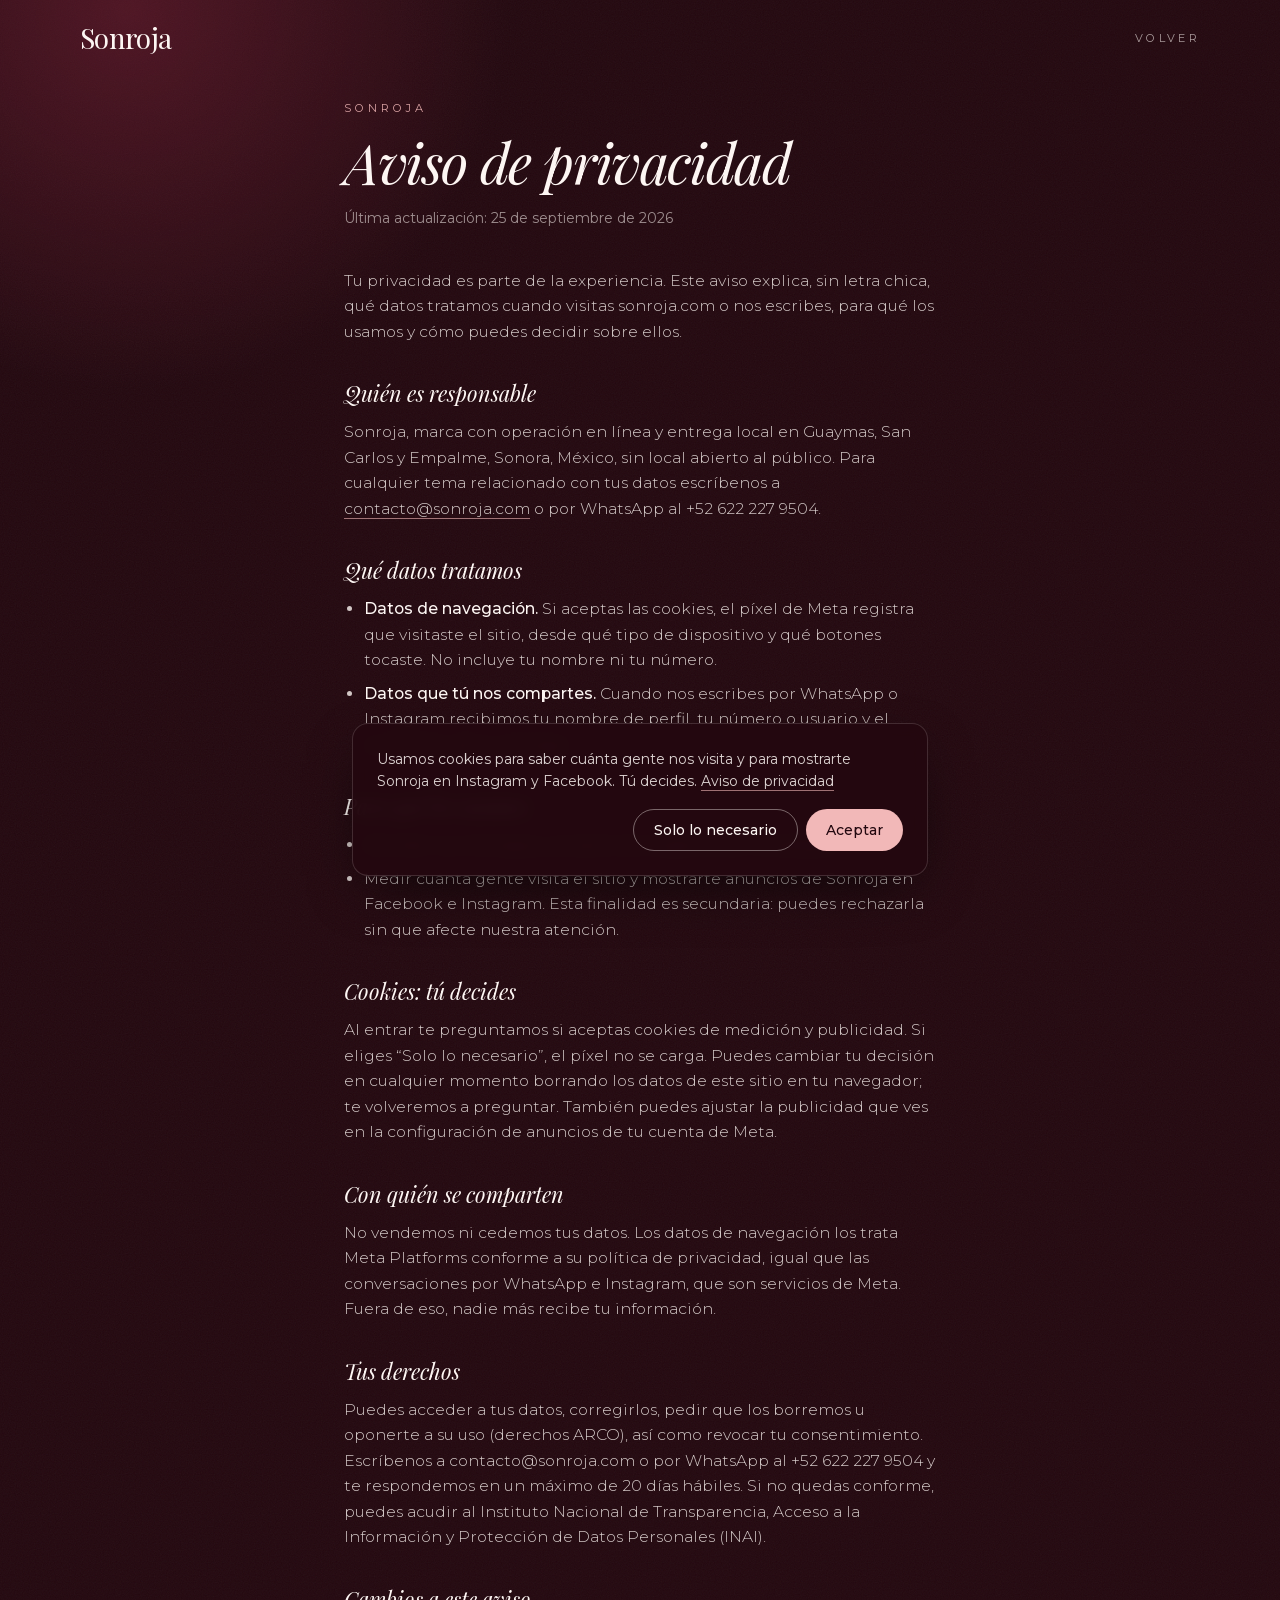
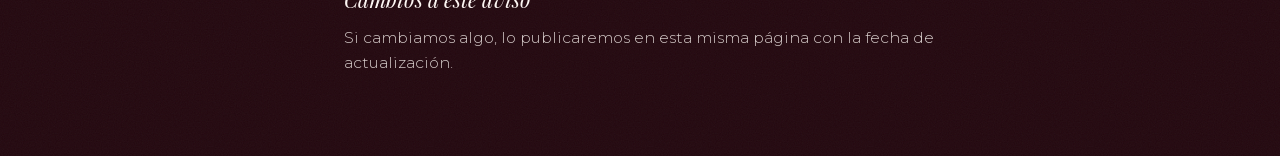
<file: privacidad/index.html>
<!DOCTYPE html><html lang="es-MX" class="playfair_display_1e502c43-module__cDo6sW__variable montserrat_c5a0b145-module__19wr9q__variable h-full"><head><meta charSet="utf-8"/><meta name="viewport" content="width=device-width, initial-scale=1"/><link rel="preload" href="/_next/static/media/2a65768255d6b625-s.p.3u4lli0-axodc.woff2" as="font" crossorigin="" type="font/woff2"/><link rel="preload" href="/_next/static/media/70e3db2de7f94926-s.p.39pl-v7c3qrze.woff2" as="font" crossorigin="" type="font/woff2"/><link rel="preload" href="/_next/static/media/e8f2fbee2754df70-s.p.1dqa_6e_ad4sj.woff2" as="font" crossorigin="" type="font/woff2"/><link rel="stylesheet" href="/_next/static/chunks/1xmp1xrt846rm.css" data-precedence="next"/><link rel="preload" as="script" fetchPriority="low" href="/_next/static/chunks/0jvhpaew_uadu.js"/><script src="/_next/static/chunks/19mx3mg6lkumu.js" async=""></script><script src="/_next/static/chunks/2qyr2zzqw7k6q.js" async=""></script><script src="/_next/static/chunks/344n2zhqbh4pn.js" async=""></script><script src="/_next/static/chunks/turbopack-24uqa-rq_a8kf.js" async=""></script><script src="/_next/static/chunks/3fntmmi971322.js" async=""></script><script src="/_next/static/chunks/2u636c086sjnq.js" async=""></script><meta name="theme-color" content="#23080f"/><title>Aviso de privacidad · Sonroja</title><meta name="description" content="Qué datos trata Sonroja al visitar sonroja.com o escribirnos, para qué, y cómo ejercer tus derechos."/><meta name="facebook-domain-verification" content="gm8v522ucp8yd2fqfu4jbpfa32lbmu"/><meta property="og:title" content="Sonroja · Muy pronto"/><meta property="og:description" content="Bienestar íntimo, discreto y sin complicaciones. Abrimos el 5 de octubre de 2026 en Guaymas, San Carlos y Empalme."/><meta property="og:url" content="https://sonroja.com/"/><meta property="og:site_name" content="Sonroja"/><meta property="og:locale" content="es_MX"/><meta property="og:image" content="https://sonroja.com/opengraph-image.png?opengraph-image.16ooycwsqozht.png"/><meta property="og:image:type" content="image/png"/><meta property="og:image:width" content="1200"/><meta property="og:image:height" content="630"/><meta property="og:image:alt" content="Sonroja · Muy pronto. Algo está a punto de sonrojarte. Abrimos el 5 de octubre."/><meta property="og:type" content="website"/><meta name="twitter:card" content="summary_large_image"/><meta name="twitter:title" content="Sonroja · Muy pronto"/><meta name="twitter:description" content="Bienestar íntimo, discreto y sin complicaciones. Abrimos el 5 de octubre de 2026 en Guaymas, San Carlos y Empalme."/><meta name="twitter:image" content="https://sonroja.com/opengraph-image.png?opengraph-image.16ooycwsqozht.png"/><meta name="twitter:image:alt" content="Sonroja · Muy pronto. Algo está a punto de sonrojarte. Abrimos el 5 de octubre."/><meta name="twitter:image:type" content="image/png"/><meta name="twitter:image:width" content="1200"/><meta name="twitter:image:height" content="630"/><link rel="icon" href="/icon.png?icon.1rj7wecy45k69.png" sizes="512x512" type="image/png"/><link rel="apple-touch-icon" href="/apple-icon.png?apple-icon.2mxpkbkxnqx8w.png" sizes="180x180" type="image/png"/><meta name="next-size-adjust" content=""/><script src="/_next/static/chunks/0cz1d0mv5g_q7.js" noModule=""></script></head><body class="flex min-h-full flex-col"><div hidden=""><!--$--><!--/$--></div><main class="relative isolate min-h-dvh"><div aria-hidden="true" class="pointer-events-none absolute inset-0 -z-10 overflow-hidden"><div class="absolute -left-1/4 -top-1/4 size-[70vmax] rounded-full bg-[radial-gradient(circle,var(--color-vino)_0%,transparent_60%)] opacity-60"></div><div class="grain absolute inset-0"></div></div><header class="flex items-center justify-between px-6 py-6 sm:px-10 lg:px-16 xl:px-20"><a class="font-display text-[1.75rem] leading-none tracking-tight text-crema" href="/">Sonroja</a><a class="text-[0.7rem] uppercase tracking-[0.3em] text-crema/60 hover:text-crema" href="/">Volver</a></header><article class="mx-auto max-w-2xl px-6 pb-20 pt-6 sm:px-10"><p class="eyebrow">Sonroja</p><h1 class="mt-4 font-display text-[clamp(2.2rem,5vw,3.5rem)] italic leading-[1.05] tracking-tight text-crema">Aviso de privacidad</h1><p class="mt-4 text-sm text-crema/55">Última actualización: <!-- -->25 de septiembre de 2026</p><div class="prose-sonroja mt-10 space-y-8 text-[0.98rem] font-light leading-relaxed text-crema/80"><p>Tu privacidad es parte de la experiencia. Este aviso explica, sin letra chica, qué datos tratamos cuando visitas sonroja.com o nos escribes, para qué los usamos y cómo puedes decidir sobre ellos.</p><section><h2>Quién es responsable</h2><p>Sonroja, marca con operación en línea y entrega local en Guaymas, San Carlos y Empalme, Sonora, México, sin local abierto al público. Para cualquier tema relacionado con tus datos escríbenos a<!-- --> <a href="mailto:contacto@sonroja.com" class="underline decoration-rosa/60 underline-offset-4 hover:text-rosa">contacto@sonroja.com</a> <!-- -->o por WhatsApp al <!-- -->+52 622 227 9504<!-- -->.</p></section><section><h2>Qué datos tratamos</h2><ul><li><strong>Datos de navegación.</strong> Si aceptas las cookies, el píxel de Meta registra que visitaste el sitio, desde qué tipo de dispositivo y qué botones tocaste. No incluye tu nombre ni tu número.</li><li><strong>Datos que tú nos compartes.</strong> Cuando nos escribes por WhatsApp o Instagram recibimos tu nombre de perfil, tu número o usuario y el contenido de tu mensaje.</li></ul></section><section><h2>Para qué los usamos</h2><ul><li>Atender tus mensajes y avisarte de la apertura y novedades.</li><li>Medir cuánta gente visita el sitio y mostrarte anuncios de Sonroja en Facebook e Instagram. Esta finalidad es secundaria: puedes rechazarla sin que afecte nuestra atención.</li></ul></section><section><h2>Cookies: tú decides</h2><p>Al entrar te preguntamos si aceptas cookies de medición y publicidad. Si eliges “Solo lo necesario”, el píxel no se carga. Puedes cambiar tu decisión en cualquier momento borrando los datos de este sitio en tu navegador; te volveremos a preguntar. También puedes ajustar la publicidad que ves en la configuración de anuncios de tu cuenta de Meta.</p></section><section><h2>Con quién se comparten</h2><p>No vendemos ni cedemos tus datos. Los datos de navegación los trata Meta Platforms conforme a su política de privacidad, igual que las conversaciones por WhatsApp e Instagram, que son servicios de Meta. Fuera de eso, nadie más recibe tu información.</p></section><section><h2>Tus derechos</h2><p>Puedes acceder a tus datos, corregirlos, pedir que los borremos u oponerte a su uso (derechos ARCO), así como revocar tu consentimiento. Escríbenos a <!-- -->contacto@sonroja.com<!-- --> o por WhatsApp al<!-- --> <!-- -->+52 622 227 9504<!-- --> y te respondemos en un máximo de 20 días hábiles. Si no quedas conforme, puedes acudir al Instituto Nacional de Transparencia, Acceso a la Información y Protección de Datos Personales (INAI).</p></section><section><h2>Cambios a este aviso</h2><p>Si cambiamos algo, lo publicaremos en esta misma página con la fecha de actualización.</p></section></div></article></main><!--$--><!--/$--><script src="/_next/static/chunks/0jvhpaew_uadu.js" id="_R_" async=""></script><script>(self.__next_f=self.__next_f||[]).push([0])</script><script>self.__next_f.push([1,"1:\"$Sreact.fragment\"\n2:I[39756,[\"/_next/static/chunks/3fntmmi971322.js\"],\"default\"]\n3:I[37457,[\"/_next/static/chunks/3fntmmi971322.js\"],\"default\"]\n4:I[97308,[\"/_next/static/chunks/2u636c086sjnq.js\"],\"MetaPixel\"]\n5:I[22016,[\"/_next/static/chunks/2u636c086sjnq.js\"],\"\"]\nf:I[68027,[\"/_next/static/chunks/2u636c086sjnq.js\"],\"default\",1]\n:HL[\"/_next/static/chunks/1xmp1xrt846rm.css\",\"style\"]\n:HL[\"/_next/static/media/2a65768255d6b625-s.p.3u4lli0-axodc.woff2\",\"font\",{\"crossOrigin\":\"\",\"type\":\"font/woff2\"}]\n:HL[\"/_next/static/media/70e3db2de7f94926-s.p.39pl-v7c3qrze.woff2\",\"font\",{\"crossOrigin\":\"\",\"type\":\"font/woff2\"}]\n:HL[\"/_next/static/media/e8f2fbee2754df70-s.p.1dqa_6e_ad4sj.woff2\",\"font\",{\"crossOrigin\":\"\",\"type\":\"font/woff2\"}]\nd:X\n0:{\"P\":null,\"c\":[\"\",\"privacidad\",\"\"],\"q\":\"\",\"i\":false,\"f\":[[[\"\",{\"children\":[\"privacidad\",{\"children\":[\"__PAGE__\",{},\"$undefined\",\"$undefined\",4608]},\"$undefined\",\"$undefined\",4608]},\"$undefined\",\"$undefined\",4624],[[\"$\",\"$1\",\"c\",{\"children\":[[[\"$\",\"link\",\"0\",{\"rel\":\"stylesheet\",\"href\":\"/_next/static/chunks/1xmp1xrt846rm.css\",\"precedence\":\"next\",\"crossOrigin\":\"$undefined\",\"nonce\":\"$undefined\"}],[\"$\",\"script\",\"script-0\",{\"src\":\"/_next/static/chunks/2u636c086sjnq.js\",\"async\":true,\"nonce\":\"$undefined\"}]],[\"$\",\"html\",null,{\"lang\":\"es-MX\",\"className\":\"playfair_display_1e502c43-module__cDo6sW__variable montserrat_c5a0b145-module__19wr9q__variable h-full\",\"children\":[\"$\",\"body\",null,{\"className\":\"flex min-h-full flex-col\",\"children\":[[\"$\",\"$L2\",null,{\"parallelRouterKey\":\"children\",\"error\":\"$undefined\",\"errorStyles\":\"$undefined\",\"errorScripts\":\"$undefined\",\"template\":[\"$\",\"$L3\",null,{}],\"templateStyles\":\"$undefined\",\"templateScripts\":\"$undefined\",\"notFound\":[[[\"$\",\"title\",null,{\"children\":\"404: This page could not be found.\"}],[\"$\",\"div\",null,{\"style\":{\"fontFamily\":\"system-ui,\\\"Segoe UI\\\",Roboto,Helvetica,Arial,sans-serif,\\\"Apple Color Emoji\\\",\\\"Segoe UI Emoji\\\"\",\"height\":\"100vh\",\"textAlign\":\"center\",\"display\":\"flex\",\"flexDirection\":\"column\",\"alignItems\":\"center\",\"justifyContent\":\"center\"},\"children\":[\"$\",\"div\",null,{\"children\":[[\"$\",\"style\",null,{\"dangerouslySetInnerHTML\":{\"__html\":\"body{color:#000;background:#fff;margin:0}.next-error-h1{border-right:1px solid rgba(0,0,0,.3)}@media (prefers-color-scheme:dark){body{color:#fff;background:#000}.next-error-h1{border-right:1px solid rgba(255,255,255,.3)}}\"}}],[\"$\",\"h1\",null,{\"className\":\"next-error-h1\",\"style\":{\"display\":\"inline-block\",\"margin\":\"0 20px 0 0\",\"padding\":\"0 23px 0 0\",\"fontSize\":24,\"fontWeight\":500,\"verticalAlign\":\"top\",\"lineHeight\":\"49px\"},\"children\":404}],[\"$\",\"div\",null,{\"style\":{\"display\":\"inline-block\"},\"children\":[\"$\",\"h2\",null,{\"style\":{\"fontSize\":14,\"fontWeight\":400,\"lineHeight\":\"49px\",\"margin\":0},\"children\":\"This page could not be found.\"}]}]]}]}]],[]],\"forbidden\":\"$undefined\",\"unauthorized\":\"$undefined\"}],[\"$\",\"$L4\",null,{}]]}]}]]}],{\"children\":[[\"$\",\"$1\",\"c\",{\"children\":[null,[\"$\",\"$L2\",null,{\"parallelRouterKey\":\"children\",\"error\":\"$undefined\",\"errorStyles\":\"$undefined\",\"errorScripts\":\"$undefined\",\"template\":[\"$\",\"$L3\",null,{}],\"templateStyles\":\"$undefined\",\"templateScripts\":\"$undefined\",\"notFound\":\"$undefined\",\"forbidden\":\"$undefined\",\"unauthorized\":\"$undefined\"}]]}],{\"children\":[[\"$\",\"$1\",\"c\",{\"children\":[[\"$\",\"main\",null,{\"className\":\"relative isolate min-h-dvh\",\"children\":[[\"$\",\"div\",null,{\"aria-hidden\":true,\"className\":\"pointer-events-none absolute inset-0 -z-10 overflow-hidden\",\"children\":[[\"$\",\"div\",null,{\"className\":\"absolute -left-1/4 -top-1/4 size-[70vmax] rounded-full bg-[radial-gradient(circle,var(--color-vino)_0%,transparent_60%)] opacity-60\"}],[\"$\",\"div\",null,{\"className\":\"grain absolute inset-0\"}]]}],[\"$\",\"header\",null,{\"className\":\"flex items-center justify-between px-6 py-6 sm:px-10 lg:px-16 xl:px-20\",\"children\":[[\"$\",\"$L5\",null,{\"href\":\"/\",\"className\":\"font-display text-[1.75rem] leading-none tracking-tight text-crema\",\"children\":\"Sonroja\"}],[\"$\",\"$L5\",null,{\"href\":\"/\",\"className\":\"text-[0.7rem] uppercase tracking-[0.3em] text-crema/60 hover:text-crema\",\"children\":\"Volver\"}]]}],[\"$\",\"article\",null,{\"className\":\"mx-auto max-w-2xl px-6 pb-20 pt-6 sm:px-10\",\"children\":[[\"$\",\"p\",null,{\"className\":\"eyebrow\",\"children\":\"Sonroja\"}],[\"$\",\"h1\",null,{\"className\":\"mt-4 font-display text-[clamp(2.2rem,5vw,3.5rem)] italic leading-[1.05] tracking-tight text-crema\",\"children\":\"Aviso de privacidad\"}],[\"$\",\"p\",null,{\"className\":\"mt-4 text-sm text-crema/55\",\"children\":[\"Última actualización: \",\"25 de septiembre de 2026\"]}],[\"$\",\"div\",null,{\"className\":\"prose-sonroja mt-10 space-y-8 text-[0.98rem] font-light leading-relaxed text-crema/80\",\"children\":[[\"$\",\"p\",null,{\"children\":\"Tu privacidad es parte de la experiencia. Este aviso explica, sin letra chica, qué datos tratamos cuando visitas sonroja.com o nos escribes, para qué los usamos y cómo puedes decidir sobre ellos.\"}],[\"$\",\"section\",null,{\"children\":[[\"$\",\"h2\",null,{\"children\":\"Quién es responsable\"}],[\"$\",\"p\",null,{\"children\":[\"Sonroja, marca con operación en línea y entrega local en Guaymas, San Carlos y Empalme, Sonora, México, sin local abierto al público. Para cualquier tema relacionado con tus datos escríbenos a\",\" \",[\"$\",\"a\",null,{\"href\":\"mailto:contacto@sonroja.com\",\"className\":\"underline decoration-rosa/60 underline-offset-4 hover:text-rosa\",\"children\":\"contacto@sonroja.com\"}],\" \",\"o por WhatsApp al \",\"+52 622 227 9504\",\".\"]}]]}],\"$L6\",\"$L7\",\"$L8\",\"$L9\",\"$La\",\"$Lb\"]}]]}]]}],null,\"$Lc\"]}],{},null,false,null]},null,false,\"$d\"]},null,false,null],\"$Le\",false]],\"m\":\"$undefined\",\"G\":[\"$f\",[\"$L10\"]],\"S\":true,\"h\":null,\"r\":\"$undefined\",\"s\":\"$undefined\",\"a\":\"$undefined\",\"l\":\"$undefined\",\"p\":\"$undefined\",\"d\":\"$undefined\",\"b\":\"yC0BUhvVPsv1bz_CfnOPI\"}\n11:I[97367,[\"/_next/static/chunks/3fntmmi971322.js\"],\"OutletBoundary\"]\n12:\"$Sreact.suspense\"\n14:I[97367,[\"/_next/static/chunks/3fntmmi971322.js\"],\"ViewportBoundary\"]\n16:I[97367,[\"/_next/static/chunks/3fntmmi971322.js\"],\"MetadataBoundary\"]\n6:[\"$\",\"section\",null,{\"children\":[[\"$\",\"h2\",null,{\"children\":\"Qué datos tratamos\"}],[\"$\",\"ul\",null,{\"children\":[[\"$\",\"li\",null,{\"children\":[[\"$\",\"strong\",null,{\"children\":\"Datos de navegación.\"}],\" Si aceptas las cookies, el píxel de Meta registra que visitaste el sitio, desde qué tipo de dispositivo y qué botones tocaste. No incluye tu nombre ni tu número.\"]}],[\"$\",\"li\",null,{\"children\":[[\"$\",\"strong\",null,{\"children\":\"Datos que tú nos compartes.\"}],\" Cuando nos escribes por WhatsApp o Instagram recibimos tu nombre de perfil, tu número o usuario y el contenido de tu mensaje.\"]}]]}]]}]\n7:[\"$\",\"section\",null,{\"children\":[[\"$\",\"h2\",null,{\"children\":\"Para qué los usamos\"}],[\"$\",\"ul\",null,{\"children\":[[\"$\",\"li\",null,{\"children\":\"Atender tus mensajes y avisarte de la apertura y novedades.\"}],[\"$\",\"li\",null,{\"children\":\"Medir cuánta gente visita el sitio y mostrarte anuncios de Sonroja en Facebook e Instagram. Esta finalidad es secundaria: puedes rechazarla sin que afecte nuestra atención.\"}]]}]]}]\n8:[\"$\",\"section\",null,{\"children\":[[\"$\",\"h2\",null,{\"children\":\"Cookies: tú decides\"}],[\"$\",\"p\",null,{\"children\":\"Al entrar te preguntamos si aceptas cookies de medición y publicidad. Si eliges “Solo lo necesario”, el píxel no se carga. Puedes cambiar tu decisión en cualquier momento borrando los datos de este sitio en tu navegador; te volveremos a preguntar. También puedes ajustar la publicidad que ves en la configuración de anuncios de tu cuenta de Meta.\"}]]}]\n9:[\"$\",\"section\",null,{\"children\":[[\"$\",\"h2\",null,{\"children\":\"Con quién se comparten\"}],[\"$\",\"p\",null,{\"children\":\"No vendemos ni cedemos tus datos. Los datos de navegación los trata Meta Platforms conforme a su política de privacidad, igual que las conversaciones por WhatsApp e Instagram, que son servicios de Meta. Fuera de eso, nadie más recibe tu información.\"}]]}]\na:[\"$\",\"section\",null,{\"children\":[[\"$\",\"h2\",null,{\"children\":\"Tus derechos\"}],[\"$\",\"p\",null,{\"children\":[\"Puedes acceder a tus datos, corregirlos, pedir que los borremos u oponerte a su uso (derechos ARCO), así como revocar tu consentimiento. Escríbenos a \",\"contacto@sonroja.com\",\" o por WhatsApp al\",\" \",\"+52 622 227 9504\",\" y te respondemos en un máximo de 20 días hábiles. Si no quedas conforme, puedes acudir al Instituto Nacional de Transparencia, Acceso a la Información y Protección de Datos Personales (INAI).\"]}]]}]\nb:[\"$\",\"section\",null,{\"children\":[[\"$\",\"h2\",null,{\"children\":\"Cambios a este aviso\"}],[\"$\",\"p\",null,{\"children\":\"Si cambiamos algo, lo publicaremos en esta misma página con la fecha de actualización.\"}]]}]\nc:[\"$\",\"$L11\",null,{\"children\":[\"$\",\"$12\",null,{\"name\":\"Next.MetadataOutlet\",\"children\":\"$@13\"}]}]\ne:[\"$\",\"$1\",\"h\",{\"children\":[null,[\"$\",\"$L14\",null,{\"children\":\"$L15\"}],[\"$\",\"div\",null,{\"hidden\":true,\"children\":[\"$\",\"$L16\",null,{\"children\":[\"$\",\"$12\",null,{\"name\":\"Next.Metadata\",\"children\":\"$L17\"}]}]}],[\"$\",\"meta\",null,{\"name\":\"next-size-adjust\",\"content\":\"\"}]]}]\n10:[\"$\",\"link\",\"0\",{\"rel\":\"stylesheet\",\"href\":\"/_next/static/chunks/1xmp1xrt846rm.css\",\"precedence\":\"next\",\"crossOrigin\":\"$undefined\",\"nonce\":\"$undefined\"}]\nd:C\n15:[[\"$\",\"meta\",\"0\",{\"charSet\":\"utf-8\"}],[\"$\",\"meta\",\"1\",{\"name\":\"viewport\",\"content\":\"width=device-width, initial-scale=1\"}],[\"$\",\"meta\",\"2\",{\"name\":\"theme-color\",\"content\":\"#23080f\"}]]\n18:I[27201,[\"/_next/static/chunks/3fntmmi971322.js\"],\"IconMark\"]\n13:null\n17:[[\"$\",\"title\",\"0\",{\"children\":\"Aviso de privacidad · Sonroja\"}],[\"$\",\"meta\",\"1\",{\"name\":\"description\",\"content\":\"Qué datos trata Sonroja al visitar sonroja.com o escribirnos, para qué, y cómo ejercer tus derechos.\"}],[\"$\",\"meta\",\"2\",{\"name\":\"facebook-domain-verification\",\"content\":\"gm8v522ucp8yd2fqfu4jbpfa32lbmu\"}],[\"$\",\"meta\",\"3\",{\"property\":\"og:title\",\"content\":\"Sonroja · Muy pronto\"}],[\"$\",\"meta\",\"4\",{\"property\":\"og:description\",\"content\":\"Bienestar íntimo, discreto y sin complicaciones. Abrimos el 5 de octubre de 2026 en Guaymas, San Carlos y Empalme.\"}],[\"$\",\"meta\",\"5\",{\"property\":\"og:url\",\"content\":\"https://sonroja.com/\"}],[\"$\",\"meta\",\"6\",{\"property\":\"og:site_name\",\"content\":\"Sonroja\"}],[\"$\",\"meta\",\"7\",{\"property\":\"og:locale\",\"content\":\"es_MX\"}],[\"$\",\"meta\",\"8\",{\"property\":\"og:image\",\"content\":\"https://sonroja.com/opengraph-image.png?opengraph-image.16ooycwsqozht.png\"}],[\"$\",\"meta\",\"9\",{\"property\":\"og:image:type\",\"content\":\"image/png\"}],[\"$\",\"meta\",\"10\",{\"property\":\"og:image:width\",\"content\":\"1200\"}],[\"$\",\"meta\",\"11\",{\"property\":\"og:image:height\",\"content\":\"630\"}],[\"$\",\"meta\",\"12\",{\"property\":\"og:image:alt\",\"content\":\"Sonroja · Muy pronto. Algo está a punto de sonrojarte. Abrimos el 5 de octubre.\"}],[\"$\",\"meta\",\"13\",{\"property\":\"og:type\",\"content\":\"website\"}],[\"$\",\"meta\",\"14\",{\"name\":\"twitter:card\",\"content\":\"summary_large_image\"}],[\"$\",\"meta\",\"15\",{\"name\":\"twitter:title\",\"content\":\"Sonroja · Muy pronto\"}],[\"$\",\"meta\",\"16\",{\"name\":\"twitter:description\",\"content\":\"Bienestar íntimo, discreto y sin complicaciones. Abrimos el 5 de octubre de 2026 en Guaymas, San Carlos y Empalme.\"}],[\"$\",\"meta\",\"17\",{\"name\":\"twitter:image\",\"content\":\"https://sonroja.com/opengraph-image.png?opengraph-image.16ooycwsqozht.png\"}],[\"$\",\"meta\",\"18\",{\"name\":\"twitter:image:alt\",\"content\":\"Sonroja · Muy pronto. Algo está a punto de sonrojarte. Abrimos el 5 de octubre.\"}],[\"$\",\"meta\",\"19\",{\"name\":\"twitter:image:type\",\"content\":\"image/png\"}],[\"$\",\"meta\",\"20\",{\"name\":\"twitter:image:width\",\"content\":\"1200\"}],[\"$\",\"meta\",\"21\",{\"name\":\"twitter:image:height\",\"content\":\"630\"}],[\"$\",\"link\",\"22\",{\"rel\":\"icon\",\"href\":\"/icon.png?icon.1rj7wecy45k69.png\",\"sizes\":\"512x512\",\"type\":\"image/png\"}],[\"$\",\"link\",\"23\",{\"rel\":\"apple-touch-icon\",\"href\":\"/apple-icon.png?apple-icon.2mxpkbkxnqx8w.png\",\"sizes\":\"180x180\",\"type\":\"image/png\"}],[\"$\",\"$L18\",\"24\",{}]]\n"])</script></body></html>
</file>
<file: _next/static/chunks/1xmp1xrt846rm.css>
@font-face{font-family:Playfair Display;font-style:italic;font-weight:400 900;font-display:swap;src:url(../media/35161b7740c25d33-s.0izitdbyxo4j2.woff2)format("woff2");unicode-range:U+301,U+400-45F,U+490-491,U+4B0-4B1,U+2116}@font-face{font-family:Playfair Display;font-style:italic;font-weight:400 900;font-display:swap;src:url(../media/391e53907fa6d8ec-s.0vmd737txk1h4.woff2)format("woff2");unicode-range:U+102-103,U+110-111,U+128-129,U+168-169,U+1A0-1A1,U+1AF-1B0,U+300-301,U+303-304,U+308-309,U+323,U+329,U+1EA0-1EF9,U+20AB}@font-face{font-family:Playfair Display;font-style:italic;font-weight:400 900;font-display:swap;src:url(../media/ae8872c8a32e309c-s.0iqen1t80zg64.woff2)format("woff2");unicode-range:U+100-2BA,U+2BD-2C5,U+2C7-2CC,U+2CE-2D7,U+2DD-2FF,U+304,U+308,U+329,U+1D00-1DBF,U+1E00-1E9F,U+1EF2-1EFF,U+2020,U+20A0-20AB,U+20AD-20C0,U+2113,U+2C60-2C7F,U+A720-A7FF}@font-face{font-family:Playfair Display;font-style:italic;font-weight:400 900;font-display:swap;src:url(../media/70e3db2de7f94926-s.p.39pl-v7c3qrze.woff2)format("woff2");unicode-range:U+??,U+131,U+152-153,U+2BB-2BC,U+2C6,U+2DA,U+2DC,U+304,U+308,U+329,U+2000-206F,U+20AC,U+2122,U+2191,U+2193,U+2212,U+2215,U+FEFF,U+FFFD}@font-face{font-family:Playfair Display;font-style:normal;font-weight:400 900;font-display:swap;src:url(../media/65c558afe41e89d6-s.3jppgd0xzx-0d.woff2)format("woff2");unicode-range:U+301,U+400-45F,U+490-491,U+4B0-4B1,U+2116}@font-face{font-family:Playfair Display;font-style:normal;font-weight:400 900;font-display:swap;src:url(../media/14e23f9b59180572-s.0t8ljjjn9wtsx.woff2)format("woff2");unicode-range:U+102-103,U+110-111,U+128-129,U+168-169,U+1A0-1A1,U+1AF-1B0,U+300-301,U+303-304,U+308-309,U+323,U+329,U+1EA0-1EF9,U+20AB}@font-face{font-family:Playfair Display;font-style:normal;font-weight:400 900;font-display:swap;src:url(../media/b49b0d9b851e4899-s.2zyohmvb-ks7f.woff2)format("woff2");unicode-range:U+100-2BA,U+2BD-2C5,U+2C7-2CC,U+2CE-2D7,U+2DD-2FF,U+304,U+308,U+329,U+1D00-1DBF,U+1E00-1E9F,U+1EF2-1EFF,U+2020,U+20A0-20AB,U+20AD-20C0,U+2113,U+2C60-2C7F,U+A720-A7FF}@font-face{font-family:Playfair Display;font-style:normal;font-weight:400 900;font-display:swap;src:url(../media/2a65768255d6b625-s.p.3u4lli0-axodc.woff2)format("woff2");unicode-range:U+??,U+131,U+152-153,U+2BB-2BC,U+2C6,U+2DA,U+2DC,U+304,U+308,U+329,U+2000-206F,U+20AC,U+2122,U+2191,U+2193,U+2212,U+2215,U+FEFF,U+FFFD}@font-face{font-family:Playfair Display Fallback;src:local(Times New Roman);ascent-override:97.25%;descent-override:22.56%;line-gap-override:0.0%;size-adjust:111.26%}.playfair_display_1e502c43-module__cDo6sW__className{font-family:Playfair Display,Playfair Display Fallback}.playfair_display_1e502c43-module__cDo6sW__variable{--font-playfair:"Playfair Display", "Playfair Display Fallback"}
@font-face{font-family:Montserrat;font-style:normal;font-weight:100 900;font-display:swap;src:url(../media/8298327da6d5bcce-s.3q4n78m6muld7.woff2)format("woff2");unicode-range:U+460-52F,U+1C80-1C8A,U+20B4,U+2DE0-2DFF,U+A640-A69F,U+FE2E-FE2F}@font-face{font-family:Montserrat;font-style:normal;font-weight:100 900;font-display:swap;src:url(../media/44fac91e6f2d2b1b-s.1d_6dtvtn9g3_.woff2)format("woff2");unicode-range:U+301,U+400-45F,U+490-491,U+4B0-4B1,U+2116}@font-face{font-family:Montserrat;font-style:normal;font-weight:100 900;font-display:swap;src:url(../media/2b402d8aebffd579-s.16nfeub7ja6ze.woff2)format("woff2");unicode-range:U+102-103,U+110-111,U+128-129,U+168-169,U+1A0-1A1,U+1AF-1B0,U+300-301,U+303-304,U+308-309,U+323,U+329,U+1EA0-1EF9,U+20AB}@font-face{font-family:Montserrat;font-style:normal;font-weight:100 900;font-display:swap;src:url(../media/a88409fdd7dc121c-s.1mvr14jy3vxq7.woff2)format("woff2");unicode-range:U+100-2BA,U+2BD-2C5,U+2C7-2CC,U+2CE-2D7,U+2DD-2FF,U+304,U+308,U+329,U+1D00-1DBF,U+1E00-1E9F,U+1EF2-1EFF,U+2020,U+20A0-20AB,U+20AD-20C0,U+2113,U+2C60-2C7F,U+A720-A7FF}@font-face{font-family:Montserrat;font-style:normal;font-weight:100 900;font-display:swap;src:url(../media/e8f2fbee2754df70-s.p.1dqa_6e_ad4sj.woff2)format("woff2");unicode-range:U+??,U+131,U+152-153,U+2BB-2BC,U+2C6,U+2DA,U+2DC,U+304,U+308,U+329,U+2000-206F,U+20AC,U+2122,U+2191,U+2193,U+2212,U+2215,U+FEFF,U+FFFD}@font-face{font-family:Montserrat Fallback;src:local(Arial);ascent-override:85.79%;descent-override:22.25%;line-gap-override:0.0%;size-adjust:112.83%}.montserrat_c5a0b145-module__19wr9q__className{font-family:Montserrat,Montserrat Fallback;font-style:normal}.montserrat_c5a0b145-module__19wr9q__variable{--font-montserrat:"Montserrat", "Montserrat Fallback"}
@layer properties{@supports (((-webkit-hyphens:none)) and (not (margin-trim:inline))) or ((-moz-orient:inline) and (not (color:rgb(from red r g b)))){*,:before,:after,::backdrop{--tw-rotate-x:initial;--tw-rotate-y:initial;--tw-rotate-z:initial;--tw-skew-x:initial;--tw-skew-y:initial;--tw-space-y-reverse:0;--tw-border-style:solid;--tw-leading:initial;--tw-font-weight:initial;--tw-tracking:initial;--tw-ordinal:initial;--tw-slashed-zero:initial;--tw-numeric-figure:initial;--tw-numeric-spacing:initial;--tw-numeric-fraction:initial;--tw-shadow:0 0 #0000;--tw-shadow-color:initial;--tw-shadow-alpha:100%;--tw-inset-shadow:0 0 #0000;--tw-inset-shadow-color:initial;--tw-inset-shadow-alpha:100%;--tw-ring-color:initial;--tw-ring-shadow:0 0 #0000;--tw-inset-ring-color:initial;--tw-inset-ring-shadow:0 0 #0000;--tw-ring-inset:initial;--tw-ring-offset-width:0px;--tw-ring-offset-color:#fff;--tw-ring-offset-shadow:0 0 #0000;--tw-blur:initial;--tw-brightness:initial;--tw-contrast:initial;--tw-grayscale:initial;--tw-hue-rotate:initial;--tw-invert:initial;--tw-opacity:initial;--tw-saturate:initial;--tw-sepia:initial;--tw-drop-shadow:initial;--tw-drop-shadow-color:initial;--tw-drop-shadow-alpha:100%;--tw-drop-shadow-size:initial;--tw-backdrop-blur:initial;--tw-backdrop-brightness:initial;--tw-backdrop-contrast:initial;--tw-backdrop-grayscale:initial;--tw-backdrop-hue-rotate:initial;--tw-backdrop-invert:initial;--tw-backdrop-opacity:initial;--tw-backdrop-saturate:initial;--tw-backdrop-sepia:initial;--tw-duration:initial;--tw-translate-x:0;--tw-translate-y:0;--tw-translate-z:0;--tw-outline-style:solid}}}@layer theme{:root,:host{--font-sans:var(--font-montserrat), Montserrat, system-ui, sans-serif;--font-mono:ui-monospace, SFMono-Regular, Menlo, Monaco, Consolas, "Liberation Mono", "Courier New", monospace;--spacing:.25rem;--container-xl:36rem;--container-2xl:42rem;--container-3xl:48rem;--text-xs:.75rem;--text-xs--line-height:calc(1 / .75);--text-sm:.875rem;--text-sm--line-height:calc(1.25 / .875);--text-3xl:1.875rem;--text-3xl--line-height:calc(2.25 / 1.875);--text-4xl:2.25rem;--text-4xl--line-height:calc(2.5 / 2.25);--font-weight-light:300;--font-weight-medium:500;--tracking-tight:-.025em;--tracking-wide:.025em;--tracking-wider:.05em;--leading-snug:1.375;--leading-relaxed:1.625;--radius-2xl:1rem;--default-transition-duration:.15s;--default-transition-timing-function:cubic-bezier(.4, 0, .2, 1);--default-font-family:var(--font-sans);--default-mono-font-family:var(--font-mono);--color-vino:#6b1f32;--color-vino-950:#23080f;--color-rosa:#f2b8b8;--color-durazno:#f8e1dd;--color-crema:#fdf6f3;--font-display:var(--font-playfair), "Playfair Display", Georgia, serif;--animate-drift:drift 30s ease-in-out infinite alternate;--animate-rise:rise 1.1s cubic-bezier(.2, .7, .2, 1) both}}@layer base{*,:after,:before,::backdrop{box-sizing:border-box;border:0 solid;margin:0;padding:0}::file-selector-button{box-sizing:border-box;border:0 solid;margin:0;padding:0}html,:host{-webkit-text-size-adjust:100%;tab-size:4;line-height:1.5;font-family:var(--default-font-family,-apple-system, BlinkMacSystemFont, "Segoe UI", Roboto, "Helvetica Neue", "Noto Sans", Arial, sans-serif, "Apple Color Emoji", "Segoe UI Emoji", "Segoe UI Symbol", "Noto Color Emoji");font-feature-settings:var(--default-font-feature-settings,normal);font-variation-settings:var(--default-font-variation-settings,normal);-webkit-tap-highlight-color:transparent}hr{height:0;color:inherit;border-top-width:1px}abbr:where([title]){-webkit-text-decoration:underline dotted;text-decoration:underline dotted}h1,h2,h3,h4,h5,h6{font-size:inherit;font-weight:inherit}a{color:inherit;-webkit-text-decoration:inherit;-webkit-text-decoration:inherit;-webkit-text-decoration:inherit;-webkit-text-decoration:inherit;text-decoration:inherit}b,strong{font-weight:bolder}code,kbd,samp,pre{font-family:var(--default-mono-font-family,ui-monospace, SFMono-Regular, Menlo, Monaco, Consolas, "Liberation Mono", "Courier New", monospace);font-feature-settings:var(--default-mono-font-feature-settings,normal);font-variation-settings:var(--default-mono-font-variation-settings,normal);font-size:1em}small{font-size:80%}sub,sup{vertical-align:baseline;font-size:75%;line-height:0;position:relative}sub{bottom:-.25em}sup{top:-.5em}table{text-indent:0;border-color:inherit;border-collapse:collapse}:-moz-focusring:where(:not(iframe)){outline:auto}progress{vertical-align:baseline}summary{display:list-item}ol,ul,menu{list-style:none}img,svg,video,canvas,audio,iframe,embed,object{vertical-align:middle;display:block}img,video{max-width:100%;height:auto}button,input,select,optgroup,textarea{font:inherit;font-feature-settings:inherit;font-variation-settings:inherit;letter-spacing:inherit;color:inherit;opacity:1;background-color:#0000;border-radius:0}::file-selector-button{font:inherit;font-feature-settings:inherit;font-variation-settings:inherit;letter-spacing:inherit;color:inherit;opacity:1;background-color:#0000;border-radius:0}:where(select:is([multiple],[size])) optgroup{font-weight:bolder}:where(select:is([multiple],[size])) optgroup option{padding-inline-start:20px}::file-selector-button{margin-inline-end:4px}::placeholder{opacity:1}@supports (not ((-webkit-appearance:-apple-pay-button))) or (contain-intrinsic-size:1px){::placeholder{color:currentColor}@supports (color:color-mix(in lab, red, red)){::placeholder{color:color-mix(in oklab, currentcolor 50%, transparent)}}}textarea{resize:vertical}::-webkit-search-decoration{-webkit-appearance:none}::-webkit-date-and-time-value{min-height:1lh;text-align:inherit}::-webkit-datetime-edit{display:inline-flex}::-webkit-datetime-edit-fields-wrapper{padding:0}::-webkit-datetime-edit{padding-block:0}::-webkit-datetime-edit-year-field{padding-block:0}::-webkit-datetime-edit-month-field{padding-block:0}::-webkit-datetime-edit-day-field{padding-block:0}::-webkit-datetime-edit-hour-field{padding-block:0}::-webkit-datetime-edit-minute-field{padding-block:0}::-webkit-datetime-edit-second-field{padding-block:0}::-webkit-datetime-edit-millisecond-field{padding-block:0}::-webkit-datetime-edit-meridiem-field{padding-block:0}::-webkit-calendar-picker-indicator{line-height:1}:-moz-ui-invalid{box-shadow:none}button,input:where([type=button],[type=reset],[type=submit]){appearance:button}::file-selector-button{appearance:button}::-webkit-inner-spin-button{height:auto}::-webkit-outer-spin-button{height:auto}[hidden]:where(:not([hidden=until-found])){display:none!important}}@layer components;@layer utilities{.pointer-events-none{pointer-events:none}.visible{visibility:visible}.absolute{position:absolute}.fixed{position:fixed}.relative{position:relative}.inset-0{inset:0}.inset-x-0{inset-inline:0}.inset-x-4{inset-inline:calc(var(--spacing) * 4)}.-top-1\/4{top:-25%}.top-0{top:0}.bottom-4{bottom:calc(var(--spacing) * 4)}.-left-1\/4{left:-25%}.left-0{left:0}.isolate{isolation:isolate}.-z-10{z-index:calc(10 * -1)}.-z-20{z-index:calc(20 * -1)}.z-50{z-index:50}.mx-5{margin-inline:calc(var(--spacing) * 5)}.mx-auto{margin-inline:auto}.mt-1{margin-top:var(--spacing)}.mt-2{margin-top:calc(var(--spacing) * 2)}.mt-3{margin-top:calc(var(--spacing) * 3)}.mt-4{margin-top:calc(var(--spacing) * 4)}.mt-5{margin-top:calc(var(--spacing) * 5)}.mt-8{margin-top:calc(var(--spacing) * 8)}.mt-9{margin-top:calc(var(--spacing) * 9)}.mt-10{margin-top:calc(var(--spacing) * 10)}.block{display:block}.flex{display:flex}.grid{display:grid}.hidden{display:none}.inline-flex{display:inline-flex}.size-4{width:calc(var(--spacing) * 4);height:calc(var(--spacing) * 4)}.size-7{width:calc(var(--spacing) * 7);height:calc(var(--spacing) * 7)}.size-\[1\.25rem\]{width:1.25rem;height:1.25rem}.size-\[1\.35rem\]{width:1.35rem;height:1.35rem}.size-\[44rem\]{width:44rem;height:44rem}.size-\[70vmax\]{width:70vmax;height:70vmax}.h-12{height:calc(var(--spacing) * 12)}.h-14{height:calc(var(--spacing) * 14)}.h-\[min\(66vh\,560px\)\]{height:min(66vh,560px)}.h-full{height:100%}.h-px{height:1px}.min-h-dvh{min-height:100dvh}.min-h-full{min-height:100%}.w-10{width:calc(var(--spacing) * 10)}.w-full{width:100%}.w-px{width:1px}.max-w-2xl{max-width:var(--container-2xl)}.max-w-3xl{max-width:var(--container-3xl)}.max-w-\[34rem\]{max-width:34rem}.max-w-\[36rem\]{max-width:36rem}.max-w-\[38rem\]{max-width:38rem}.max-w-\[48rem\]{max-width:48rem}.max-w-xl{max-width:var(--container-xl)}.flex-1{flex:1}.transform{transform:var(--tw-rotate-x,) var(--tw-rotate-y,) var(--tw-rotate-z,) var(--tw-skew-x,) var(--tw-skew-y,)}.animate-drift{animation:var(--animate-drift)}.animate-rise{animation:var(--animate-rise)}.grid-cols-3{grid-template-columns:repeat(3,minmax(0,1fr))}.flex-col{flex-direction:column}.items-center{align-items:center}.justify-between{justify-content:space-between}.justify-center{justify-content:center}.gap-2{gap:calc(var(--spacing) * 2)}.gap-3{gap:calc(var(--spacing) * 3)}.gap-4{gap:calc(var(--spacing) * 4)}:where(.space-y-8>:not(:last-child)){--tw-space-y-reverse:0;margin-block-start:calc(calc(var(--spacing) * 8) * var(--tw-space-y-reverse));margin-block-end:calc(calc(var(--spacing) * 8) * calc(1 - var(--tw-space-y-reverse)))}.overflow-hidden{overflow:hidden}.overflow-x-clip{overflow-x:clip}.rounded-2xl{border-radius:var(--radius-2xl)}.rounded-full{border-radius:3.40282e38px}.border{border-style:var(--tw-border-style);border-width:1px}.border-l{border-left-style:var(--tw-border-style);border-left-width:1px}.border-crema\/15{border-color:#fdf6f326}@supports (color:color-mix(in lab, red, red)){.border-crema\/15{border-color:color-mix(in oklab, var(--color-crema) 15%, transparent)}}.border-crema\/40{border-color:#fdf6f366}@supports (color:color-mix(in lab, red, red)){.border-crema\/40{border-color:color-mix(in oklab, var(--color-crema) 40%, transparent)}}.border-crema\/55{border-color:#fdf6f38c}@supports (color:color-mix(in lab, red, red)){.border-crema\/55{border-color:color-mix(in oklab, var(--color-crema) 55%, transparent)}}.bg-crema\/20{background-color:#fdf6f333}@supports (color:color-mix(in lab, red, red)){.bg-crema\/20{background-color:color-mix(in oklab, var(--color-crema) 20%, transparent)}}.bg-crema\/30{background-color:#fdf6f34d}@supports (color:color-mix(in lab, red, red)){.bg-crema\/30{background-color:color-mix(in oklab, var(--color-crema) 30%, transparent)}}.bg-rosa{background-color:var(--color-rosa)}.bg-rosa\/60{background-color:#f2b8b899}@supports (color:color-mix(in lab, red, red)){.bg-rosa\/60{background-color:color-mix(in oklab, var(--color-rosa) 60%, transparent)}}.bg-vino-950\/95{background-color:#23080ff2}@supports (color:color-mix(in lab, red, red)){.bg-vino-950\/95{background-color:color-mix(in oklab, var(--color-vino-950) 95%, transparent)}}.bg-\[radial-gradient\(circle\,var\(--color-vino\)_0\%\,transparent_60\%\)\]{background-image:radial-gradient(circle,var(--color-vino) 0%,transparent 60%)}.object-cover{object-fit:cover}.object-right{object-position:right}.p-5{padding:calc(var(--spacing) * 5)}.px-1{padding-inline:var(--spacing)}.px-5{padding-inline:calc(var(--spacing) * 5)}.px-6{padding-inline:calc(var(--spacing) * 6)}.py-2\.5{padding-block:calc(var(--spacing) * 2.5)}.py-4{padding-block:calc(var(--spacing) * 4)}.py-6{padding-block:calc(var(--spacing) * 6)}.pt-6{padding-top:calc(var(--spacing) * 6)}.pt-8{padding-top:calc(var(--spacing) * 8)}.pb-7{padding-bottom:calc(var(--spacing) * 7)}.pb-10{padding-bottom:calc(var(--spacing) * 10)}.pb-16{padding-bottom:calc(var(--spacing) * 16)}.pb-20{padding-bottom:calc(var(--spacing) * 20)}.text-center{text-align:center}.font-display{font-family:var(--font-display)}.text-3xl{font-size:var(--text-3xl);line-height:var(--tw-leading,var(--text-3xl--line-height))}.text-sm{font-size:var(--text-sm);line-height:var(--tw-leading,var(--text-sm--line-height))}.text-xs{font-size:var(--text-xs);line-height:var(--tw-leading,var(--text-xs--line-height))}.text-\[0\.7rem\]{font-size:.7rem}.text-\[0\.8rem\]{font-size:.8rem}.text-\[0\.65rem\]{font-size:.65rem}.text-\[0\.68rem\]{font-size:.68rem}.text-\[0\.95rem\]{font-size:.95rem}.text-\[0\.98rem\]{font-size:.98rem}.text-\[1\.75rem\]{font-size:1.75rem}.text-\[clamp\(0\.95rem\,1\.1vw\,1\.15rem\)\]{font-size:clamp(.95rem,1.1vw,1.15rem)}.text-\[clamp\(0\.95rem\,1\.05vw\,1\.2rem\)\]{font-size:clamp(.95rem,1.05vw,1.2rem)}.text-\[clamp\(1\.9rem\,4\.2vw\,3\.25rem\)\]{font-size:clamp(1.9rem,4.2vw,3.25rem)}.text-\[clamp\(1\.125rem\,1\.5vw\,1\.625rem\)\]{font-size:clamp(1.125rem,1.5vw,1.625rem)}.text-\[clamp\(2\.2rem\,5vw\,3\.5rem\)\]{font-size:clamp(2.2rem,5vw,3.5rem)}.text-\[clamp\(2\.9rem\,min\(6\.3vw\,11vh\)\,6\.5rem\)\]{font-size:clamp(2.9rem,min(6.3vw,11vh),6.5rem)}.text-\[clamp\(2\.75rem\,min\(5vw\,8vh\)\,4\.5rem\)\]{font-size:clamp(2.75rem,min(5vw,8vh),4.5rem)}.leading-\[0\.98\]{--tw-leading:.98;line-height:.98}.leading-\[1\.05\]{--tw-leading:1.05;line-height:1.05}.leading-\[1\.08\]{--tw-leading:1.08;line-height:1.08}.leading-none{--tw-leading:1;line-height:1}.leading-relaxed{--tw-leading:var(--leading-relaxed);line-height:var(--leading-relaxed)}.leading-snug{--tw-leading:var(--leading-snug);line-height:var(--leading-snug)}.font-light{--tw-font-weight:var(--font-weight-light);font-weight:var(--font-weight-light)}.font-medium{--tw-font-weight:var(--font-weight-medium);font-weight:var(--font-weight-medium)}.tracking-\[0\.3em\]{--tw-tracking:.3em;letter-spacing:.3em}.tracking-\[0\.4em\]{--tw-tracking:.4em;letter-spacing:.4em}.tracking-\[0\.18em\]{--tw-tracking:.18em;letter-spacing:.18em}.tracking-tight{--tw-tracking:var(--tracking-tight);letter-spacing:var(--tracking-tight)}.tracking-wide{--tw-tracking:var(--tracking-wide);letter-spacing:var(--tracking-wide)}.tracking-wider{--tw-tracking:var(--tracking-wider);letter-spacing:var(--tracking-wider)}.text-balance{text-wrap:balance}.text-pretty{text-wrap:pretty}.whitespace-nowrap{white-space:nowrap}.text-crema{color:var(--color-crema)}.text-crema\/55{color:#fdf6f38c}@supports (color:color-mix(in lab, red, red)){.text-crema\/55{color:color-mix(in oklab, var(--color-crema) 55%, transparent)}}.text-crema\/60{color:#fdf6f399}@supports (color:color-mix(in lab, red, red)){.text-crema\/60{color:color-mix(in oklab, var(--color-crema) 60%, transparent)}}.text-crema\/70{color:#fdf6f3b3}@supports (color:color-mix(in lab, red, red)){.text-crema\/70{color:color-mix(in oklab, var(--color-crema) 70%, transparent)}}.text-crema\/75{color:#fdf6f3bf}@supports (color:color-mix(in lab, red, red)){.text-crema\/75{color:color-mix(in oklab, var(--color-crema) 75%, transparent)}}.text-crema\/80{color:#fdf6f3cc}@supports (color:color-mix(in lab, red, red)){.text-crema\/80{color:color-mix(in oklab, var(--color-crema) 80%, transparent)}}.text-crema\/85{color:#fdf6f3d9}@supports (color:color-mix(in lab, red, red)){.text-crema\/85{color:color-mix(in oklab, var(--color-crema) 85%, transparent)}}.text-rosa{color:var(--color-rosa)}.text-vino{color:var(--color-vino)}.text-vino-950{color:var(--color-vino-950)}.text-vino-950\/80{color:#23080fcc}@supports (color:color-mix(in lab, red, red)){.text-vino-950\/80{color:color-mix(in oklab, var(--color-vino-950) 80%, transparent)}}.uppercase{text-transform:uppercase}.italic{font-style:italic}.lining-nums{--tw-numeric-figure:lining-nums;font-variant-numeric:var(--tw-ordinal,) var(--tw-slashed-zero,) var(--tw-numeric-figure,) var(--tw-numeric-spacing,) var(--tw-numeric-fraction,)}.tabular-nums{--tw-numeric-spacing:tabular-nums;font-variant-numeric:var(--tw-ordinal,) var(--tw-slashed-zero,) var(--tw-numeric-figure,) var(--tw-numeric-spacing,) var(--tw-numeric-fraction,)}.underline{text-decoration-line:underline}.decoration-crema\/30{text-decoration-color:#fdf6f34d}@supports (color:color-mix(in lab, red, red)){.decoration-crema\/30{-webkit-text-decoration-color:color-mix(in oklab, var(--color-crema) 30%, transparent);-webkit-text-decoration-color:color-mix(in oklab, var(--color-crema) 30%, transparent);-webkit-text-decoration-color:color-mix(in oklab, var(--color-crema) 30%, transparent);text-decoration-color:color-mix(in oklab, var(--color-crema) 30%, transparent)}}.decoration-rosa\/60{text-decoration-color:#f2b8b899}@supports (color:color-mix(in lab, red, red)){.decoration-rosa\/60{-webkit-text-decoration-color:color-mix(in oklab, var(--color-rosa) 60%, transparent);-webkit-text-decoration-color:color-mix(in oklab, var(--color-rosa) 60%, transparent);-webkit-text-decoration-color:color-mix(in oklab, var(--color-rosa) 60%, transparent);text-decoration-color:color-mix(in oklab, var(--color-rosa) 60%, transparent)}}.underline-offset-4{text-underline-offset:4px}.opacity-0{opacity:0}.opacity-60{opacity:.6}.opacity-70{opacity:.7}.shadow-\[0_20px_60px_-20px_rgba\(0\,0\,0\,0\.8\)\]{--tw-shadow:0 20px 60px -20px var(--tw-shadow-color,#000c);box-shadow:var(--tw-inset-shadow), var(--tw-inset-ring-shadow), var(--tw-ring-offset-shadow), var(--tw-ring-shadow), var(--tw-shadow)}.blur{--tw-blur:blur(8px);filter:var(--tw-blur,) var(--tw-brightness,) var(--tw-contrast,) var(--tw-grayscale,) var(--tw-hue-rotate,) var(--tw-invert,) var(--tw-saturate,) var(--tw-sepia,) var(--tw-drop-shadow,)}.backdrop-blur{--tw-backdrop-blur:blur(8px);-webkit-backdrop-filter:var(--tw-backdrop-blur,) var(--tw-backdrop-brightness,) var(--tw-backdrop-contrast,) var(--tw-backdrop-grayscale,) var(--tw-backdrop-hue-rotate,) var(--tw-backdrop-invert,) var(--tw-backdrop-opacity,) var(--tw-backdrop-saturate,) var(--tw-backdrop-sepia,);backdrop-filter:var(--tw-backdrop-blur,) var(--tw-backdrop-brightness,) var(--tw-backdrop-contrast,) var(--tw-backdrop-grayscale,) var(--tw-backdrop-hue-rotate,) var(--tw-backdrop-invert,) var(--tw-backdrop-opacity,) var(--tw-backdrop-saturate,) var(--tw-backdrop-sepia,)}.transition-\[background-color\,border-color\]{transition-property:background-color,border-color;transition-timing-function:var(--tw-ease,var(--default-transition-timing-function));transition-duration:var(--tw-duration,var(--default-transition-duration))}.transition-\[background-color\,box-shadow\,transform\]{transition-property:background-color,box-shadow,transform;transition-timing-function:var(--tw-ease,var(--default-transition-timing-function));transition-duration:var(--tw-duration,var(--default-transition-duration))}.transition-colors{transition-property:color,background-color,border-color,outline-color,text-decoration-color,fill,stroke,--tw-gradient-from,--tw-gradient-via,--tw-gradient-to;transition-timing-function:var(--tw-ease,var(--default-transition-timing-function));transition-duration:var(--tw-duration,var(--default-transition-duration))}.transition-opacity{transition-property:opacity;transition-timing-function:var(--tw-ease,var(--default-transition-timing-function));transition-duration:var(--tw-duration,var(--default-transition-duration))}.transition-transform{transition-property:transform,translate,scale,rotate;transition-timing-function:var(--tw-ease,var(--default-transition-timing-function));transition-duration:var(--tw-duration,var(--default-transition-duration))}.duration-300{--tw-duration:.3s;transition-duration:.3s}.duration-700{--tw-duration:.7s;transition-duration:.7s}.duration-1000{--tw-duration:1s;transition-duration:1s}.\[animation-delay\:0\.1s\]{animation-delay:.1s}.\[animation-delay\:0\.2s\]{animation-delay:.2s}.\[animation-delay\:0\.3s\]{animation-delay:.3s}.\[animation-delay\:0\.5s\]{animation-delay:.5s}.\[animation-delay\:0\.38s\]{animation-delay:.38s}.\[animation-delay\:0\.62s\]{animation-delay:.62s}.\[animation-delay\:0\.75s\]{animation-delay:.75s}.\[animation-delay\:0\.85s\]{animation-delay:.85s}@media (hover:hover){.group-hover\:translate-x-1:is(:where(.group):hover *){--tw-translate-x:var(--spacing);translate:var(--tw-translate-x) var(--tw-translate-y)}.hover\:border-crema:hover{border-color:var(--color-crema)}.hover\:bg-crema\/10:hover{background-color:#fdf6f31a}@supports (color:color-mix(in lab, red, red)){.hover\:bg-crema\/10:hover{background-color:color-mix(in oklab, var(--color-crema) 10%, transparent)}}.hover\:bg-durazno:hover{background-color:var(--color-durazno)}.hover\:text-crema:hover{color:var(--color-crema)}.hover\:text-rosa:hover{color:var(--color-rosa)}.hover\:shadow-\[0_0_48px_-8px_rgba\(242\,184\,184\,0\.6\)\]:hover{--tw-shadow:0 0 48px -8px var(--tw-shadow-color,#f2b8b899);box-shadow:var(--tw-inset-shadow), var(--tw-inset-ring-shadow), var(--tw-ring-offset-shadow), var(--tw-ring-shadow), var(--tw-shadow)}}.focus-visible\:outline-2:focus-visible{outline-style:var(--tw-outline-style);outline-width:2px}.focus-visible\:outline-offset-2:focus-visible{outline-offset:2px}.focus-visible\:outline-offset-4:focus-visible{outline-offset:4px}.focus-visible\:outline-rosa:focus-visible{outline-color:var(--color-rosa)}@media (min-width:40rem){.sm\:inset-x-6{inset-inline:calc(var(--spacing) * 6)}.sm\:bottom-6{bottom:calc(var(--spacing) * 6)}.sm\:mx-8{margin-inline:calc(var(--spacing) * 8)}.sm\:block{display:block}.sm\:h-20{height:calc(var(--spacing) * 20)}.sm\:w-auto{width:auto}.sm\:flex-row{flex-direction:row}.sm\:flex-wrap{flex-wrap:wrap}.sm\:items-center{align-items:center}.sm\:items-start{align-items:flex-start}.sm\:justify-between{justify-content:space-between}.sm\:justify-end{justify-content:flex-end}.sm\:gap-5{gap:calc(var(--spacing) * 5)}.sm\:p-6{padding:calc(var(--spacing) * 6)}.sm\:px-4{padding-inline:calc(var(--spacing) * 4)}.sm\:px-7{padding-inline:calc(var(--spacing) * 7)}.sm\:px-10{padding-inline:calc(var(--spacing) * 10)}.sm\:pb-20{padding-bottom:calc(var(--spacing) * 20)}.sm\:pl-6{padding-left:calc(var(--spacing) * 6)}.sm\:text-xs{font-size:var(--text-xs);line-height:var(--tw-leading,var(--text-xs--line-height))}.sm\:text-\[0\.9rem\]{font-size:.9rem}}@media (min-width:48rem){.md\:inset-x-auto{inset-inline:auto}.md\:right-0{right:0}.md\:mt-9{margin-top:calc(var(--spacing) * 9)}.md\:mt-10{margin-top:calc(var(--spacing) * 10)}.md\:mt-12{margin-top:calc(var(--spacing) * 12)}.md\:block{display:block}.md\:size-8{width:calc(var(--spacing) * 8);height:calc(var(--spacing) * 8)}.md\:h-16{height:calc(var(--spacing) * 16)}.md\:h-24{height:calc(var(--spacing) * 24)}.md\:h-\[min\(72vh\,600px\)\]{height:min(72vh,600px)}.md\:w-\[50\%\]{width:50%}.md\:py-8{padding-block:calc(var(--spacing) * 8)}.md\:pt-8{padding-top:calc(var(--spacing) * 8)}.md\:pb-24{padding-bottom:calc(var(--spacing) * 24)}.md\:text-4xl{font-size:var(--text-4xl);line-height:var(--tw-leading,var(--text-4xl--line-height))}.md\:text-\[2\.25rem\]{font-size:2.25rem}}@media (min-width:64rem){.lg\:inset-auto{inset:auto}.lg\:right-0{right:0}.lg\:bottom-0{bottom:0}.lg\:mx-10{margin-inline:calc(var(--spacing) * 10)}.lg\:mt-\[clamp\(1\.25rem\,3\.5vh\,2\.5rem\)\]{margin-top:clamp(1.25rem,3.5vh,2.5rem)}.lg\:mt-\[clamp\(1\.25rem\,3\.5vh\,2\.25rem\)\]{margin-top:clamp(1.25rem,3.5vh,2.25rem)}.lg\:mt-\[clamp\(1\.25rem\,4vh\,3rem\)\]{margin-top:clamp(1.25rem,4vh,3rem)}.lg\:aspect-\[1064\/728\]{aspect-ratio:1064/728}.lg\:h-auto{height:auto}.lg\:max-h-full{max-height:100%}.lg\:min-h-dvh{min-height:100dvh}.lg\:w-\[56\%\]{width:56%}.lg\:max-w-\[56\%\]{max-width:56%}.lg\:object-bottom{object-position:bottom}.lg\:px-16{padding-inline:calc(var(--spacing) * 16)}.lg\:py-\[clamp\(1rem\,2\.5vh\,2rem\)\]{padding-block:clamp(1rem,2.5vh,2rem)}.lg\:pt-2{padding-top:calc(var(--spacing) * 2)}.lg\:pb-\[clamp\(1rem\,3vh\,2\.5rem\)\]{padding-bottom:clamp(1rem,3vh,2.5rem)}}@media (min-width:80rem){.xl\:w-\[64\%\]{width:64%}.xl\:max-w-\[48rem\]{max-width:48rem}.xl\:px-20{padding-inline:calc(var(--spacing) * 20)}}}html{--lightningcss-light: ;--lightningcss-dark:initial;color-scheme:dark}body{background:var(--color-vino-950);color:var(--color-crema);font-family:var(--font-sans);-webkit-font-smoothing:antialiased}::selection{background:var(--color-rosa);color:var(--color-vino-950)}.grain{opacity:.05;mix-blend-mode:overlay;background-image:url("data:image/svg+xml,%3Csvg xmlns='http://www.w3.org/2000/svg' width='220' height='220'%3E%3Cfilter id='n'%3E%3CfeTurbulence type='fractalNoise' baseFrequency='0.85' numOctaves='2' stitchTiles='stitch'/%3E%3C/filter%3E%3Crect width='100%25' height='100%25' filter='url(%23n)'/%3E%3C/svg%3E")}.hero-shade{background:linear-gradient(#23080f80 0%,#23080f33 22%,#23080f80 52%,#23080fe6 78%,#23080f 100%),linear-gradient(90deg,#23080f 0%,#23080f99 38%,#23080f00 100%)}@media (min-width:1024px){.hero-shade{background:linear-gradient(90deg,#23080f 0%,#23080fd9 14%,#23080f59 32%,#23080f00 50%),linear-gradient(#23080f 0%,#23080fb3 10%,#23080f00 34% 78%,#23080fb3 100%)}}.eyebrow{letter-spacing:.35em;text-transform:uppercase;color:#f2b8b8d9;font-size:.7rem}@supports (color:color-mix(in lab, red, red)){.eyebrow{color:color-mix(in oklab, var(--color-rosa) 85%, transparent)}}@media (prefers-reduced-motion:reduce){*,:before,:after{transition-duration:.01ms!important;animation-duration:.01ms!important;animation-iteration-count:1!important}}.prose-sonroja h2{font-family:var(--font-display);color:var(--color-crema);margin-bottom:.5rem;font-size:1.35rem;font-style:italic}.prose-sonroja ul{padding-left:1.25rem;list-style:outside}.prose-sonroja li+li{margin-top:.5rem}.prose-sonroja strong{color:var(--color-crema);font-weight:500}@property --tw-rotate-x{syntax:"*";inherits:false}@property --tw-rotate-y{syntax:"*";inherits:false}@property --tw-rotate-z{syntax:"*";inherits:false}@property --tw-skew-x{syntax:"*";inherits:false}@property --tw-skew-y{syntax:"*";inherits:false}@property --tw-space-y-reverse{syntax:"*";inherits:false;initial-value:0}@property --tw-border-style{syntax:"*";inherits:false;initial-value:solid}@property --tw-leading{syntax:"*";inherits:false}@property --tw-font-weight{syntax:"*";inherits:false}@property --tw-tracking{syntax:"*";inherits:false}@property --tw-ordinal{syntax:"*";inherits:false}@property --tw-slashed-zero{syntax:"*";inherits:false}@property --tw-numeric-figure{syntax:"*";inherits:false}@property --tw-numeric-spacing{syntax:"*";inherits:false}@property --tw-numeric-fraction{syntax:"*";inherits:false}@property --tw-shadow{syntax:"*";inherits:false;initial-value:0 0 #0000}@property --tw-shadow-color{syntax:"*";inherits:false}@property --tw-shadow-alpha{syntax:"<percentage>";inherits:false;initial-value:100%}@property --tw-inset-shadow{syntax:"*";inherits:false;initial-value:0 0 #0000}@property --tw-inset-shadow-color{syntax:"*";inherits:false}@property --tw-inset-shadow-alpha{syntax:"<percentage>";inherits:false;initial-value:100%}@property --tw-ring-color{syntax:"*";inherits:false}@property --tw-ring-shadow{syntax:"*";inherits:false;initial-value:0 0 #0000}@property --tw-inset-ring-color{syntax:"*";inherits:false}@property --tw-inset-ring-shadow{syntax:"*";inherits:false;initial-value:0 0 #0000}@property --tw-ring-inset{syntax:"*";inherits:false}@property --tw-ring-offset-width{syntax:"<length>";inherits:false;initial-value:0}@property --tw-ring-offset-color{syntax:"*";inherits:false;initial-value:#fff}@property --tw-ring-offset-shadow{syntax:"*";inherits:false;initial-value:0 0 #0000}@property --tw-blur{syntax:"*";inherits:false}@property --tw-brightness{syntax:"*";inherits:false}@property --tw-contrast{syntax:"*";inherits:false}@property --tw-grayscale{syntax:"*";inherits:false}@property --tw-hue-rotate{syntax:"*";inherits:false}@property --tw-invert{syntax:"*";inherits:false}@property --tw-opacity{syntax:"*";inherits:false}@property --tw-saturate{syntax:"*";inherits:false}@property --tw-sepia{syntax:"*";inherits:false}@property --tw-drop-shadow{syntax:"*";inherits:false}@property --tw-drop-shadow-color{syntax:"*";inherits:false}@property --tw-drop-shadow-alpha{syntax:"<percentage>";inherits:false;initial-value:100%}@property --tw-drop-shadow-size{syntax:"*";inherits:false}@property --tw-backdrop-blur{syntax:"*";inherits:false}@property --tw-backdrop-brightness{syntax:"*";inherits:false}@property --tw-backdrop-contrast{syntax:"*";inherits:false}@property --tw-backdrop-grayscale{syntax:"*";inherits:false}@property --tw-backdrop-hue-rotate{syntax:"*";inherits:false}@property --tw-backdrop-invert{syntax:"*";inherits:false}@property --tw-backdrop-opacity{syntax:"*";inherits:false}@property --tw-backdrop-saturate{syntax:"*";inherits:false}@property --tw-backdrop-sepia{syntax:"*";inherits:false}@property --tw-duration{syntax:"*";inherits:false}@property --tw-translate-x{syntax:"*";inherits:false;initial-value:0}@property --tw-translate-y{syntax:"*";inherits:false;initial-value:0}@property --tw-translate-z{syntax:"*";inherits:false;initial-value:0}@property --tw-outline-style{syntax:"*";inherits:false;initial-value:solid}@keyframes drift{0%{transform:translate(-6%,-6%)scale(1)}to{transform:translate(5%,4%)scale(1.12)}}@keyframes rise{0%{opacity:0;filter:blur(6px);transform:translateY(18px)}to{opacity:1;filter:blur();transform:translateY(0)}}
</file>
